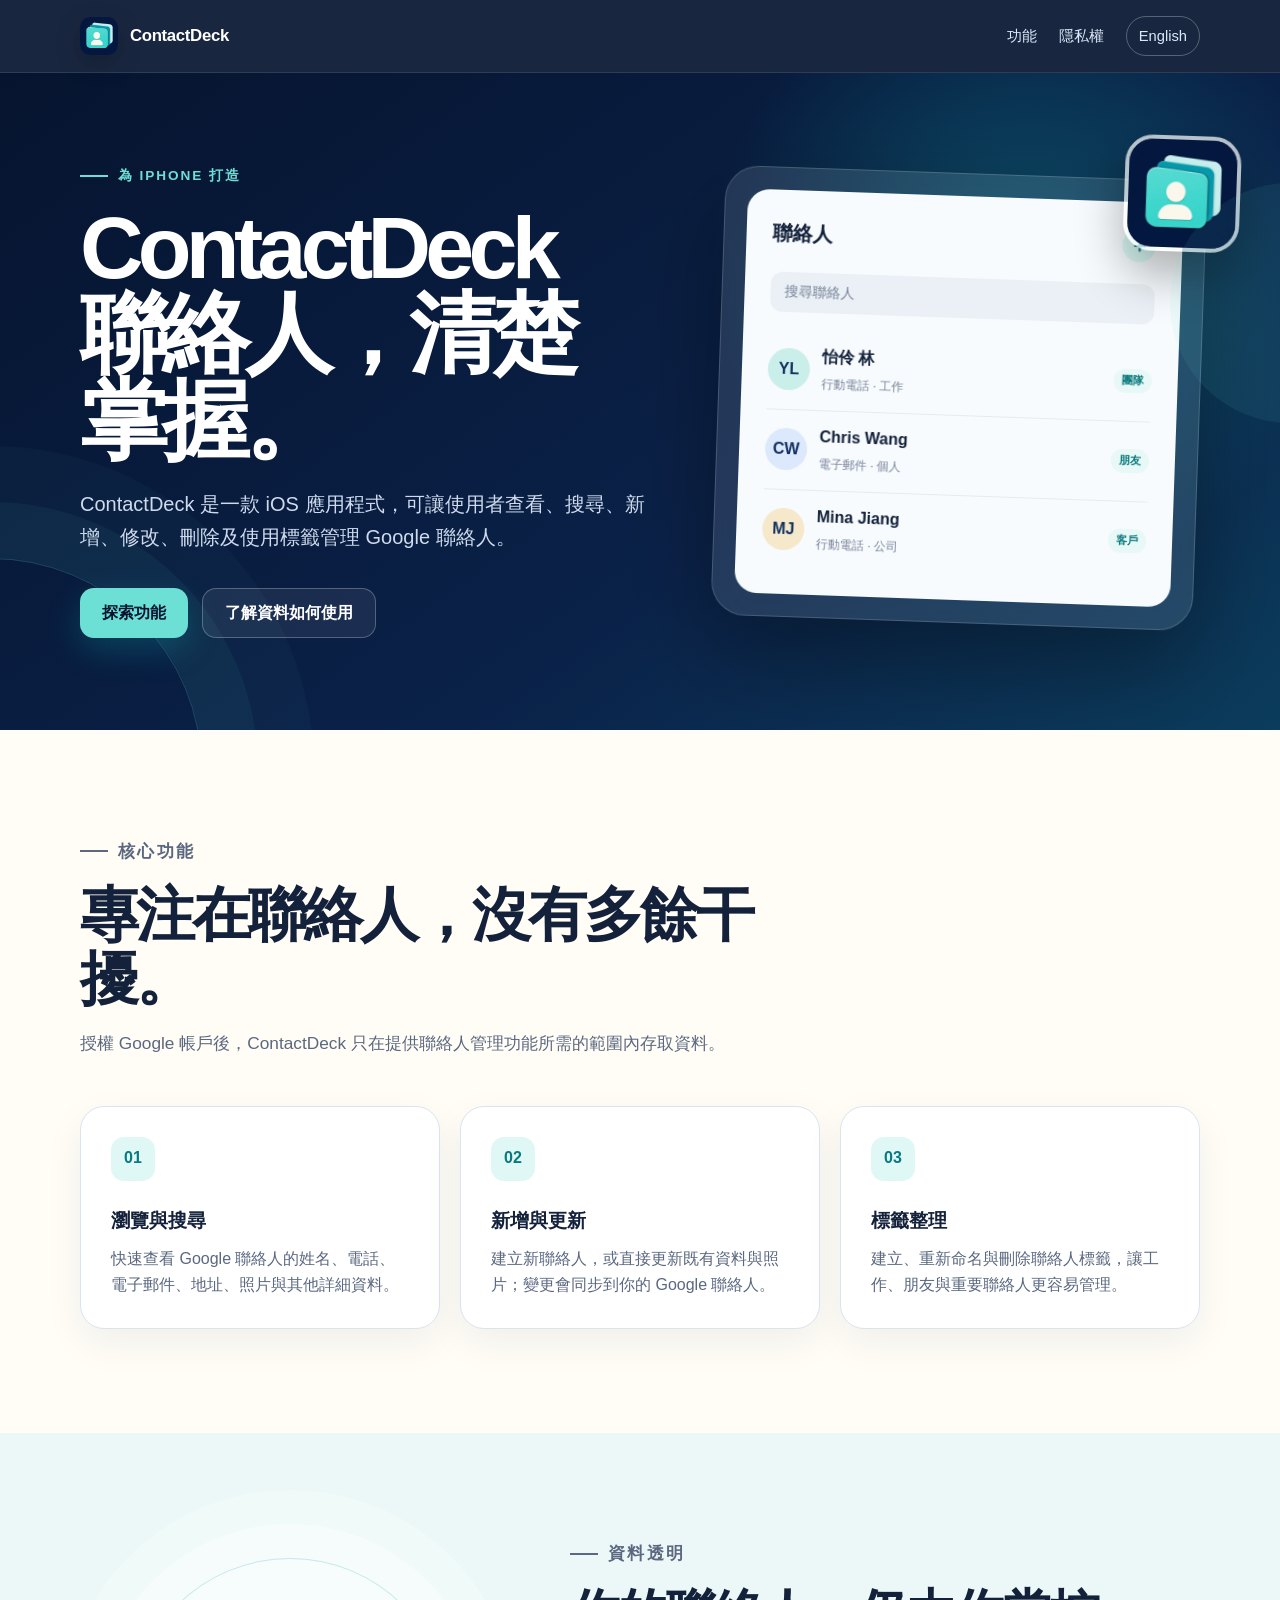
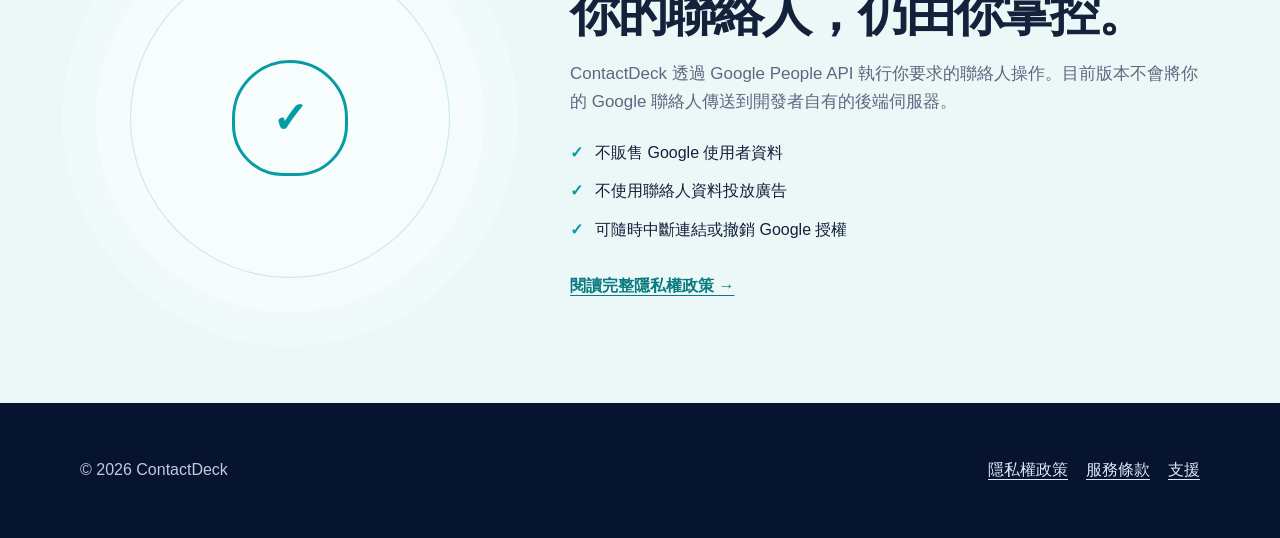
<file: docs/index.html>
<!doctype html>
<html lang="zh-Hant">
<head>
  <meta charset="utf-8">
  <meta name="viewport" content="width=device-width, initial-scale=1">
  <meta name="description" content="ContactDeck 是一款簡潔、安全的 iPhone Google 聯絡人管理工具。">
  <meta name="theme-color" content="#06142f">
  <title>ContactDeck — 聯絡人，清楚掌握</title>
  <link rel="icon" href="assets/app-icon.png">
  <link rel="stylesheet" href="assets/styles.css">
</head>
<body>
  <header class="site-header">
    <nav class="nav" aria-label="主要導覽">
      <a class="brand" href="./" aria-label="ContactDeck 首頁">
        <img src="assets/app-icon.png" alt="">
        <span>ContactDeck</span>
      </a>
      <div class="nav-links">
        <a href="#features">功能</a>
        <a href="privacy.html">隱私權</a>
        <a href="en/" class="language-link" lang="en">English</a>
      </div>
    </nav>
  </header>

  <main>
    <section class="hero">
      <div class="hero-inner">
        <div>
          <p class="eyebrow">為 iPhone 打造</p>
          <h1>ContactDeck<br>聯絡人，清楚掌握。</h1>
          <p class="hero-copy">ContactDeck 是一款 iOS 應用程式，可讓使用者查看、搜尋、新增、修改、刪除及使用標籤管理 Google 聯絡人。</p>
          <div class="button-row">
            <a class="button button-primary" href="#features">探索功能</a>
            <a class="button button-secondary" href="privacy.html">了解資料如何使用</a>
          </div>
        </div>

        <div class="product-card" aria-label="ContactDeck 聯絡人介面示意">
          <img class="app-icon" src="assets/app-icon.png" alt="ContactDeck App 圖示">
          <div class="mock-app">
            <div class="mock-top">
              <span class="mock-title">聯絡人</span>
              <span class="mock-add" aria-hidden="true">＋</span>
            </div>
            <div class="search-bar">搜尋聯絡人</div>
            <div class="contact-row">
              <span class="avatar">YL</span>
              <span><span class="contact-name">怡伶 林</span><br><span class="contact-detail">行動電話 · 工作</span></span>
              <span class="tag">團隊</span>
            </div>
            <div class="contact-row">
              <span class="avatar" style="--avatar:#dce8fc">CW</span>
              <span><span class="contact-name">Chris Wang</span><br><span class="contact-detail">電子郵件 · 個人</span></span>
              <span class="tag">朋友</span>
            </div>
            <div class="contact-row">
              <span class="avatar" style="--avatar:#f6e8cb">MJ</span>
              <span><span class="contact-name">Mina Jiang</span><br><span class="contact-detail">行動電話 · 公司</span></span>
              <span class="tag">客戶</span>
            </div>
          </div>
        </div>
      </div>
    </section>

    <section class="section" id="features">
      <div class="section-heading">
        <p class="eyebrow">核心功能</p>
        <h2>專注在聯絡人，沒有多餘干擾。</h2>
        <p>授權 Google 帳戶後，ContactDeck 只在提供聯絡人管理功能所需的範圍內存取資料。</p>
      </div>
      <div class="feature-grid">
        <article class="feature-card">
          <div class="feature-number">01</div>
          <h3>瀏覽與搜尋</h3>
          <p>快速查看 Google 聯絡人的姓名、電話、電子郵件、地址、照片與其他詳細資料。</p>
        </article>
        <article class="feature-card">
          <div class="feature-number">02</div>
          <h3>新增與更新</h3>
          <p>建立新聯絡人，或直接更新既有資料與照片；變更會同步到你的 Google 聯絡人。</p>
        </article>
        <article class="feature-card">
          <div class="feature-number">03</div>
          <h3>標籤整理</h3>
          <p>建立、重新命名與刪除聯絡人標籤，讓工作、朋友與重要聯絡人更容易管理。</p>
        </article>
      </div>
    </section>

    <section class="privacy-band">
      <div class="section privacy-panel">
        <div class="privacy-mark" aria-hidden="true"><span>✓</span></div>
        <div class="privacy-copy">
          <p class="eyebrow">資料透明</p>
          <h2>你的聯絡人，仍由你掌控。</h2>
          <p>ContactDeck 透過 Google People API 執行你要求的聯絡人操作。目前版本不會將你的 Google 聯絡人傳送到開發者自有的後端伺服器。</p>
          <ul class="privacy-list">
            <li>不販售 Google 使用者資料</li>
            <li>不使用聯絡人資料投放廣告</li>
            <li>可隨時中斷連結或撤銷 Google 授權</li>
          </ul>
          <a class="text-link" href="privacy.html">閱讀完整隱私權政策 →</a>
        </div>
      </div>
    </section>
  </main>

  <footer class="site-footer">
    <div class="footer-inner">
      <div>© 2026 ContactDeck</div>
      <div class="footer-links">
        <a href="privacy.html">隱私權政策</a>
        <a href="terms.html">服務條款</a>
        <a href="support.html">支援</a>
      </div>
    </div>
  </footer>
</body>
</html>
</file>
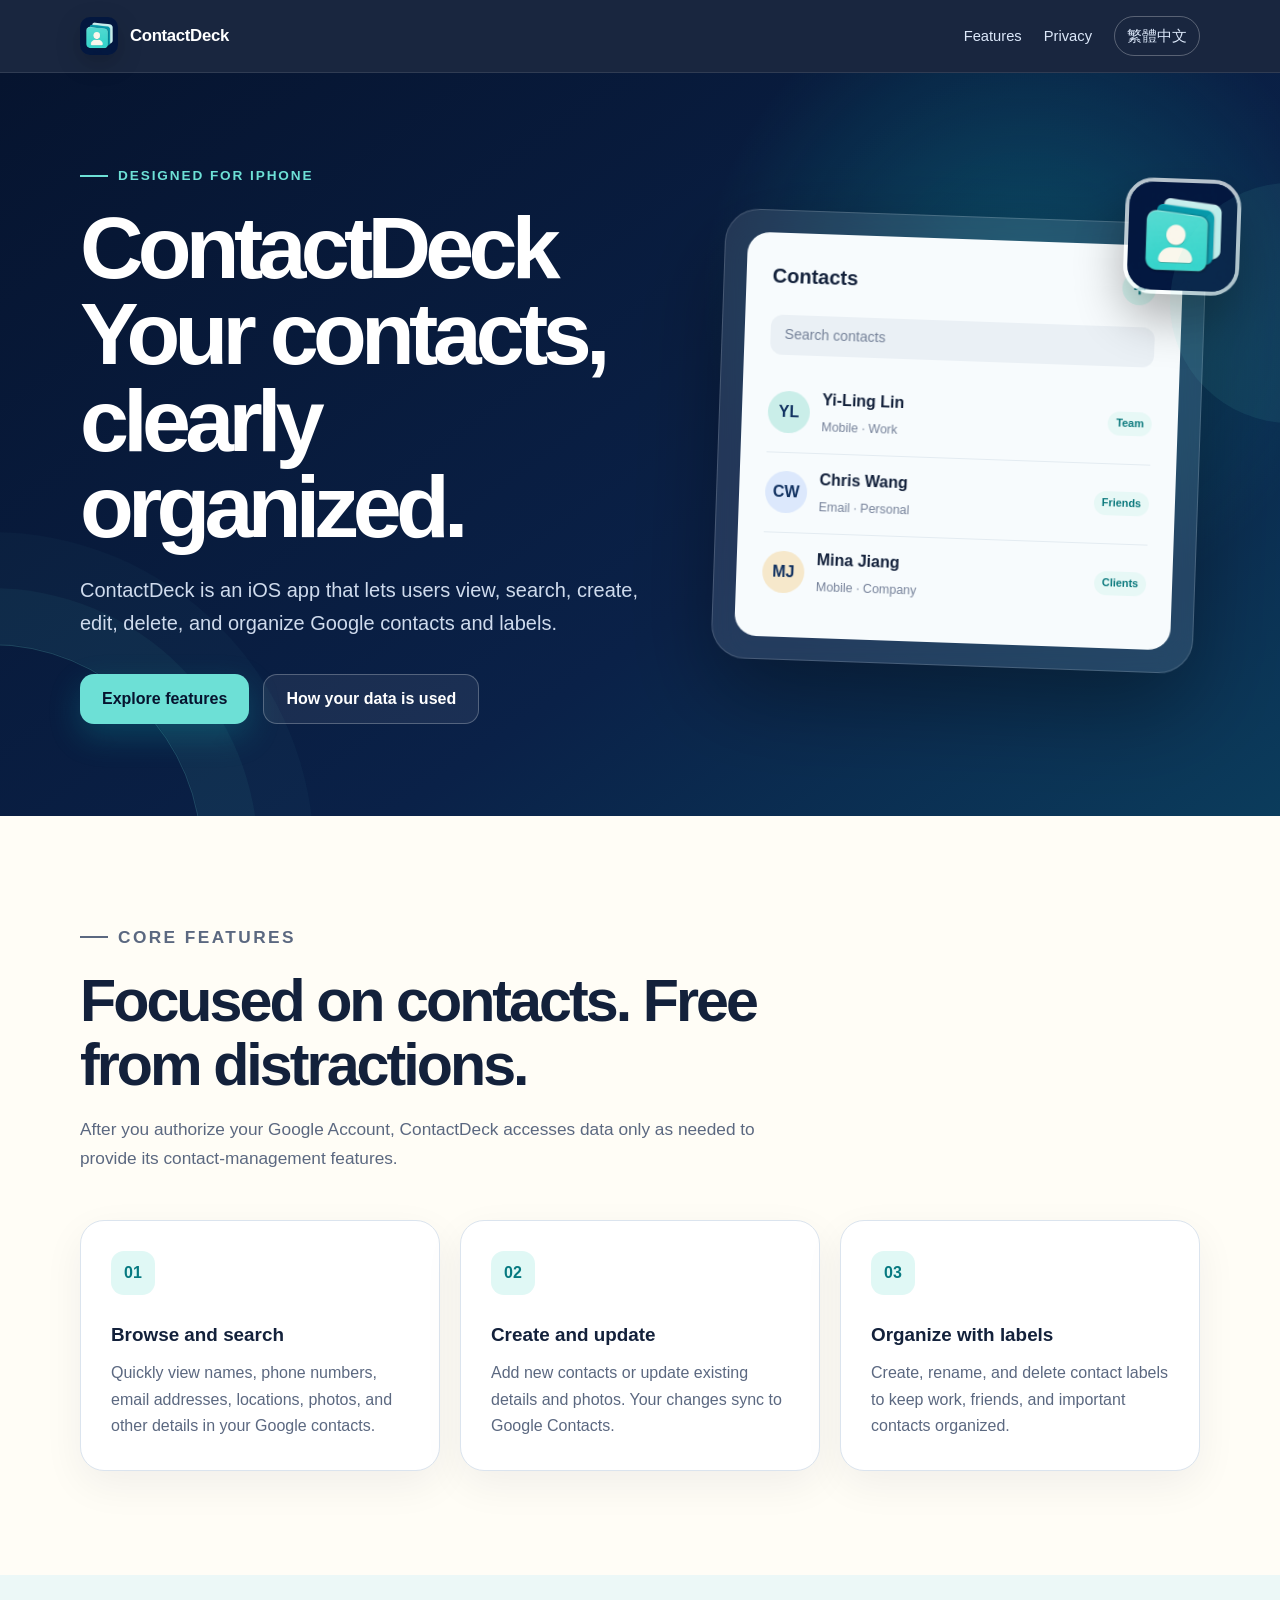
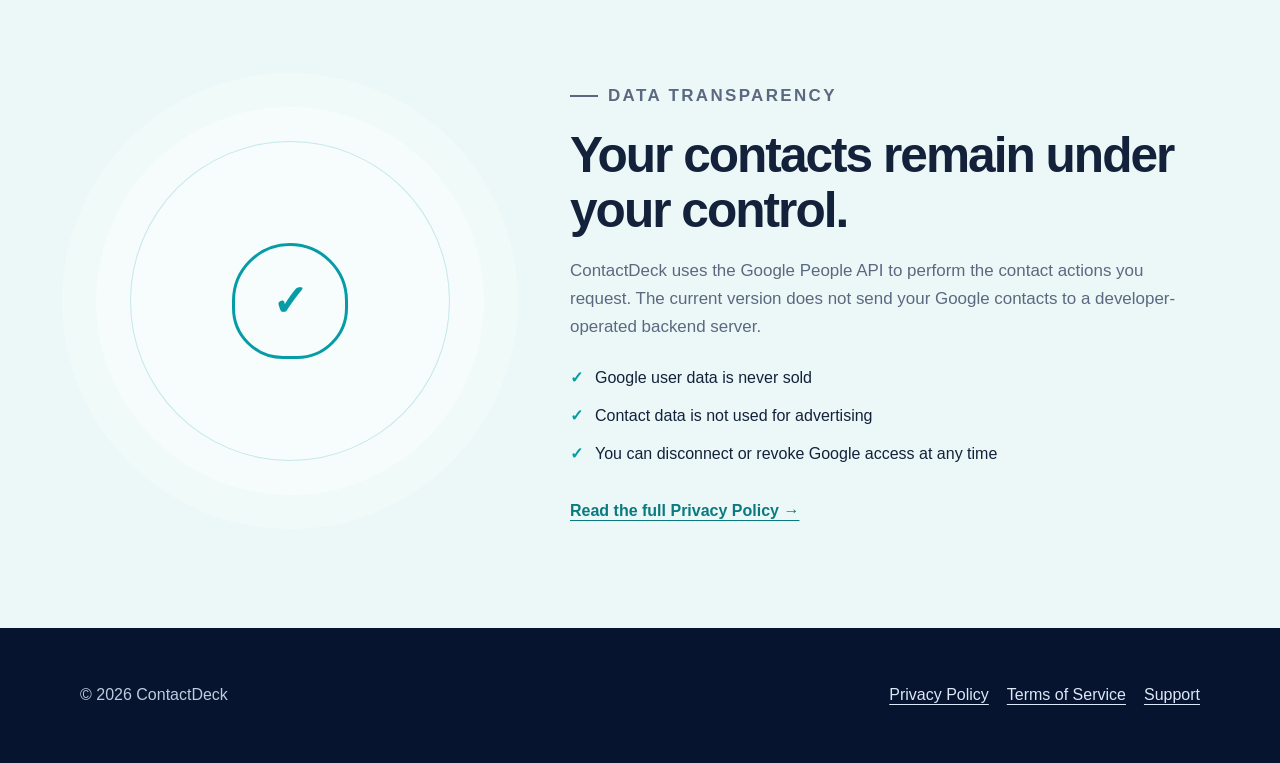
<file: docs/en/index.html>
<!doctype html>
<html lang="en">
<head>
  <meta charset="utf-8">
  <meta name="viewport" content="width=device-width, initial-scale=1">
  <meta name="description" content="ContactDeck is a focused and privacy-conscious Google contacts manager for iPhone.">
  <meta name="theme-color" content="#06142f">
  <title>ContactDeck — Your contacts, clearly organized</title>
  <link rel="icon" href="../assets/app-icon.png">
  <link rel="stylesheet" href="../assets/styles.css">
</head>
<body>
  <header class="site-header">
    <nav class="nav" aria-label="Primary navigation">
      <a class="brand" href="./"><img src="../assets/app-icon.png" alt=""><span>ContactDeck</span></a>
      <div class="nav-links"><a href="#features">Features</a><a href="privacy.html">Privacy</a><a href="../" class="language-link" lang="zh-Hant">繁體中文</a></div>
    </nav>
  </header>

  <main>
    <section class="hero">
      <div class="hero-inner">
        <div>
          <p class="eyebrow">Designed for iPhone</p>
          <h1>ContactDeck<br>Your contacts, clearly organized.</h1>
          <p class="hero-copy">ContactDeck is an iOS app that lets users view, search, create, edit, delete, and organize Google contacts and labels.</p>
          <div class="button-row"><a class="button button-primary" href="#features">Explore features</a><a class="button button-secondary" href="privacy.html">How your data is used</a></div>
        </div>

        <div class="product-card" aria-label="ContactDeck contacts interface preview">
          <img class="app-icon" src="../assets/app-icon.png" alt="ContactDeck app icon">
          <div class="mock-app">
            <div class="mock-top"><span class="mock-title">Contacts</span><span class="mock-add" aria-hidden="true">＋</span></div>
            <div class="search-bar">Search contacts</div>
            <div class="contact-row"><span class="avatar">YL</span><span><span class="contact-name">Yi-Ling Lin</span><br><span class="contact-detail">Mobile · Work</span></span><span class="tag">Team</span></div>
            <div class="contact-row"><span class="avatar" style="--avatar:#dce8fc">CW</span><span><span class="contact-name">Chris Wang</span><br><span class="contact-detail">Email · Personal</span></span><span class="tag">Friends</span></div>
            <div class="contact-row"><span class="avatar" style="--avatar:#f6e8cb">MJ</span><span><span class="contact-name">Mina Jiang</span><br><span class="contact-detail">Mobile · Company</span></span><span class="tag">Clients</span></div>
          </div>
        </div>
      </div>
    </section>

    <section class="section" id="features">
      <div class="section-heading"><p class="eyebrow">Core features</p><h2>Focused on contacts. Free from distractions.</h2><p>After you authorize your Google Account, ContactDeck accesses data only as needed to provide its contact-management features.</p></div>
      <div class="feature-grid">
        <article class="feature-card"><div class="feature-number">01</div><h3>Browse and search</h3><p>Quickly view names, phone numbers, email addresses, locations, photos, and other details in your Google contacts.</p></article>
        <article class="feature-card"><div class="feature-number">02</div><h3>Create and update</h3><p>Add new contacts or update existing details and photos. Your changes sync to Google Contacts.</p></article>
        <article class="feature-card"><div class="feature-number">03</div><h3>Organize with labels</h3><p>Create, rename, and delete contact labels to keep work, friends, and important contacts organized.</p></article>
      </div>
    </section>

    <section class="privacy-band">
      <div class="section privacy-panel">
        <div class="privacy-mark" aria-hidden="true"><span>✓</span></div>
        <div class="privacy-copy"><p class="eyebrow">Data transparency</p><h2>Your contacts remain under your control.</h2><p>ContactDeck uses the Google People API to perform the contact actions you request. The current version does not send your Google contacts to a developer-operated backend server.</p><ul class="privacy-list"><li>Google user data is never sold</li><li>Contact data is not used for advertising</li><li>You can disconnect or revoke Google access at any time</li></ul><a class="text-link" href="privacy.html">Read the full Privacy Policy →</a></div>
      </div>
    </section>
  </main>

  <footer class="site-footer"><div class="footer-inner"><div>© 2026 ContactDeck</div><div class="footer-links"><a href="privacy.html">Privacy Policy</a><a href="terms.html">Terms of Service</a><a href="support.html">Support</a></div></div></footer>
</body>
</html>
</file>
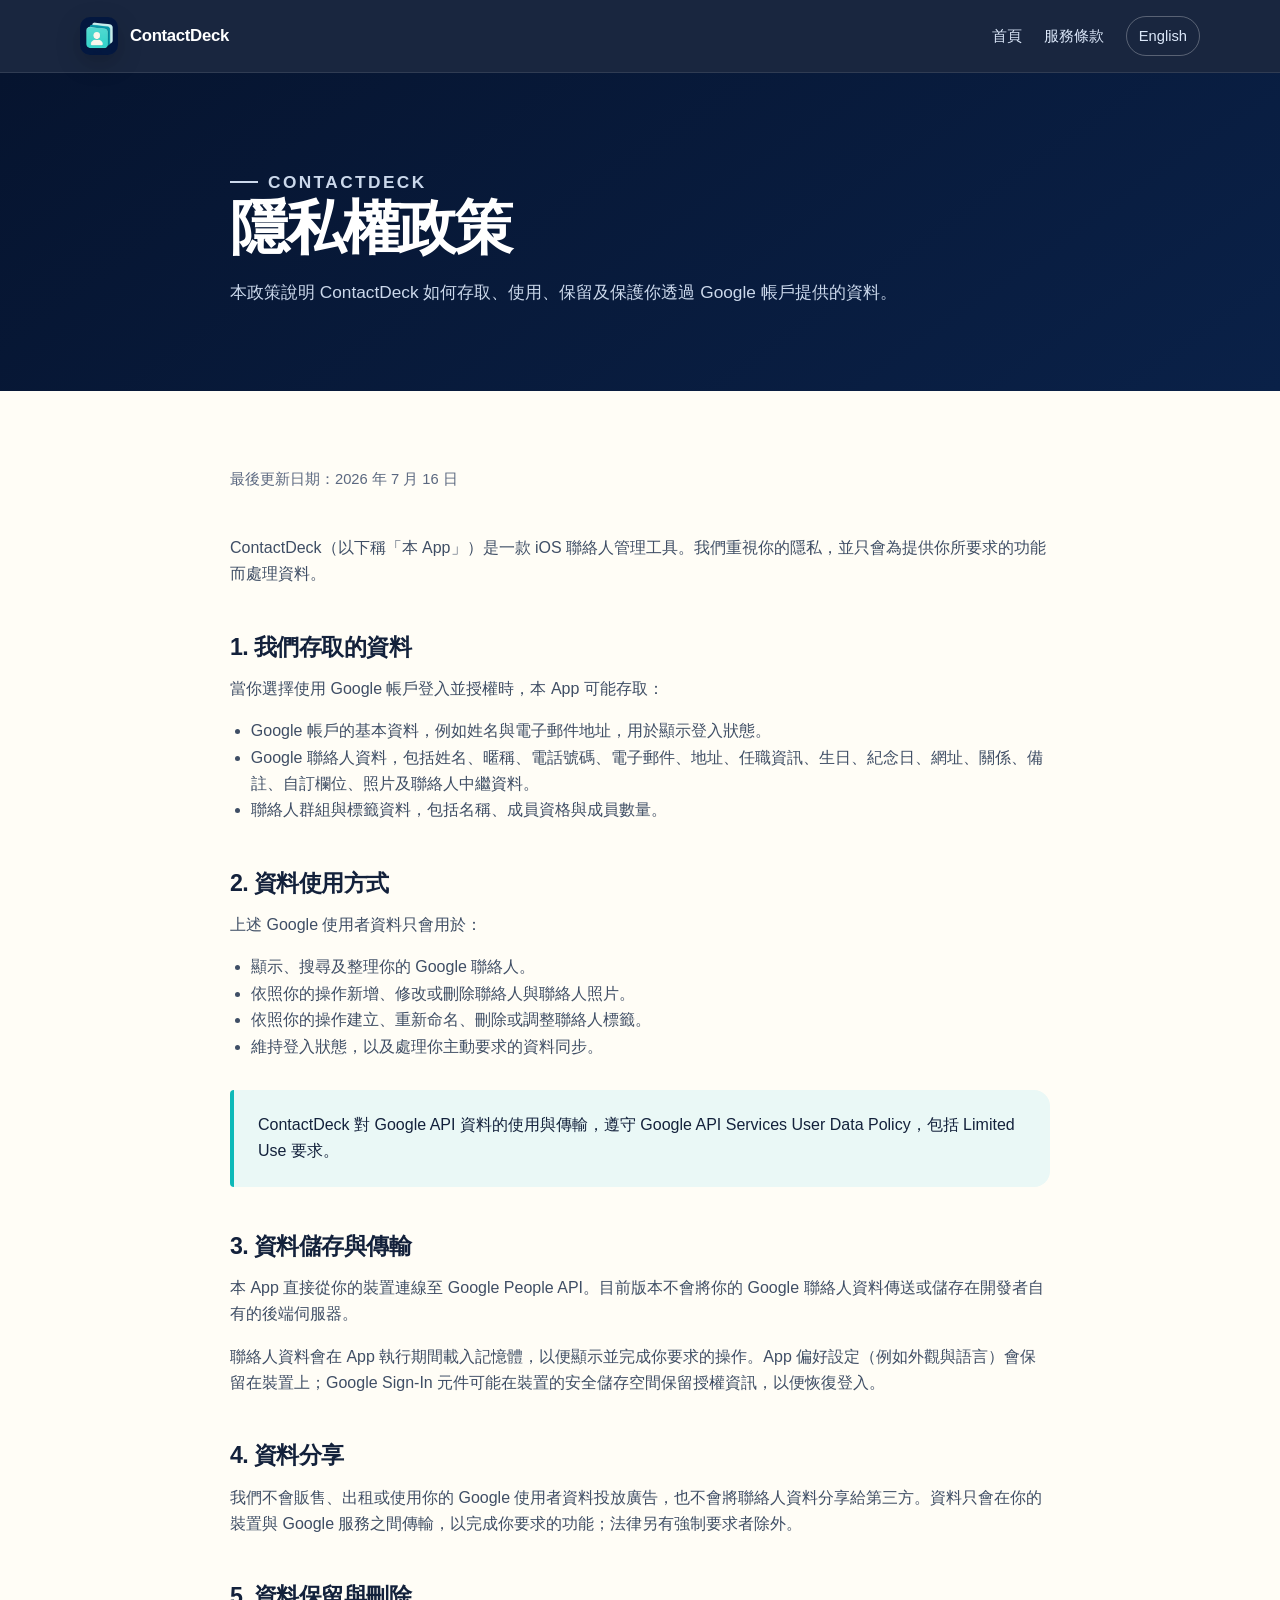
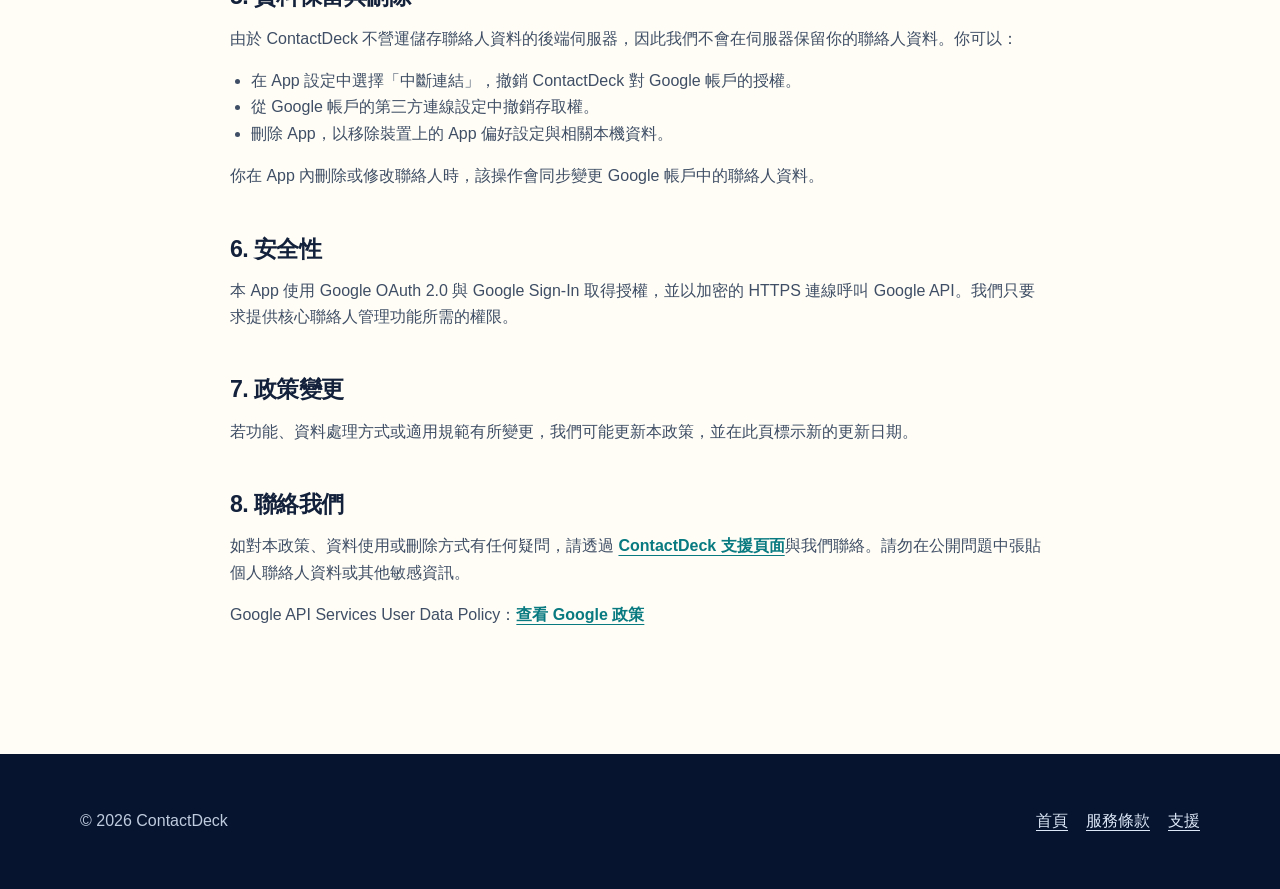
<file: docs/privacy.html>
<!doctype html>
<html lang="zh-Hant">
<head>
  <meta charset="utf-8">
  <meta name="viewport" content="width=device-width, initial-scale=1">
  <meta name="description" content="ContactDeck 隱私權政策：了解 ContactDeck 如何存取及使用 Google 聯絡人資料。">
  <meta name="theme-color" content="#06142f">
  <title>隱私權政策 — ContactDeck</title>
  <link rel="icon" href="assets/app-icon.png">
  <link rel="stylesheet" href="assets/styles.css">
</head>
<body>
  <header class="site-header">
    <nav class="nav" aria-label="主要導覽">
      <a class="brand" href="./"><img src="assets/app-icon.png" alt=""><span>ContactDeck</span></a>
      <div class="nav-links">
        <a href="./">首頁</a>
        <a href="terms.html">服務條款</a>
        <a href="en/privacy.html" class="language-link" lang="en">English</a>
      </div>
    </nav>
  </header>

  <main>
    <section class="privacy-hero">
      <div class="privacy-hero-inner">
        <p class="eyebrow">ContactDeck</p>
        <h1>隱私權政策</h1>
        <p>本政策說明 ContactDeck 如何存取、使用、保留及保護你透過 Google 帳戶提供的資料。</p>
      </div>
    </section>

    <article class="legal">
      <p class="updated">最後更新日期：2026 年 7 月 16 日</p>

      <p>ContactDeck（以下稱「本 App」）是一款 iOS 聯絡人管理工具。我們重視你的隱私，並只會為提供你所要求的功能而處理資料。</p>

      <h2>1. 我們存取的資料</h2>
      <p>當你選擇使用 Google 帳戶登入並授權時，本 App 可能存取：</p>
      <ul>
        <li>Google 帳戶的基本資料，例如姓名與電子郵件地址，用於顯示登入狀態。</li>
        <li>Google 聯絡人資料，包括姓名、暱稱、電話號碼、電子郵件、地址、任職資訊、生日、紀念日、網址、關係、備註、自訂欄位、照片及聯絡人中繼資料。</li>
        <li>聯絡人群組與標籤資料，包括名稱、成員資格與成員數量。</li>
      </ul>

      <h2>2. 資料使用方式</h2>
      <p>上述 Google 使用者資料只會用於：</p>
      <ul>
        <li>顯示、搜尋及整理你的 Google 聯絡人。</li>
        <li>依照你的操作新增、修改或刪除聯絡人與聯絡人照片。</li>
        <li>依照你的操作建立、重新命名、刪除或調整聯絡人標籤。</li>
        <li>維持登入狀態，以及處理你主動要求的資料同步。</li>
      </ul>
      <div class="notice">ContactDeck 對 Google API 資料的使用與傳輸，遵守 Google API Services User Data Policy，包括 Limited Use 要求。</div>

      <h2>3. 資料儲存與傳輸</h2>
      <p>本 App 直接從你的裝置連線至 Google People API。目前版本不會將你的 Google 聯絡人資料傳送或儲存在開發者自有的後端伺服器。</p>
      <p>聯絡人資料會在 App 執行期間載入記憶體，以便顯示並完成你要求的操作。App 偏好設定（例如外觀與語言）會保留在裝置上；Google Sign-In 元件可能在裝置的安全儲存空間保留授權資訊，以便恢復登入。</p>

      <h2>4. 資料分享</h2>
      <p>我們不會販售、出租或使用你的 Google 使用者資料投放廣告，也不會將聯絡人資料分享給第三方。資料只會在你的裝置與 Google 服務之間傳輸，以完成你要求的功能；法律另有強制要求者除外。</p>

      <h2>5. 資料保留與刪除</h2>
      <p>由於 ContactDeck 不營運儲存聯絡人資料的後端伺服器，因此我們不會在伺服器保留你的聯絡人資料。你可以：</p>
      <ul>
        <li>在 App 設定中選擇「中斷連結」，撤銷 ContactDeck 對 Google 帳戶的授權。</li>
        <li>從 Google 帳戶的第三方連線設定中撤銷存取權。</li>
        <li>刪除 App，以移除裝置上的 App 偏好設定與相關本機資料。</li>
      </ul>
      <p>你在 App 內刪除或修改聯絡人時，該操作會同步變更 Google 帳戶中的聯絡人資料。</p>

      <h2>6. 安全性</h2>
      <p>本 App 使用 Google OAuth 2.0 與 Google Sign-In 取得授權，並以加密的 HTTPS 連線呼叫 Google API。我們只要求提供核心聯絡人管理功能所需的權限。</p>

      <h2>7. 政策變更</h2>
      <p>若功能、資料處理方式或適用規範有所變更，我們可能更新本政策，並在此頁標示新的更新日期。</p>

      <h2>8. 聯絡我們</h2>
      <p>如對本政策、資料使用或刪除方式有任何疑問，請透過 <a class="text-link" href="support.html">ContactDeck 支援頁面</a>與我們聯絡。請勿在公開問題中張貼個人聯絡人資料或其他敏感資訊。</p>

      <p>Google API Services User Data Policy：<a class="text-link" href="https://developers.google.com/terms/api-services-user-data-policy">查看 Google 政策</a></p>
    </article>
  </main>

  <footer class="site-footer">
    <div class="footer-inner">
      <div>© 2026 ContactDeck</div>
      <div class="footer-links"><a href="./">首頁</a><a href="terms.html">服務條款</a><a href="support.html">支援</a></div>
    </div>
  </footer>
</body>
</html>
</file>
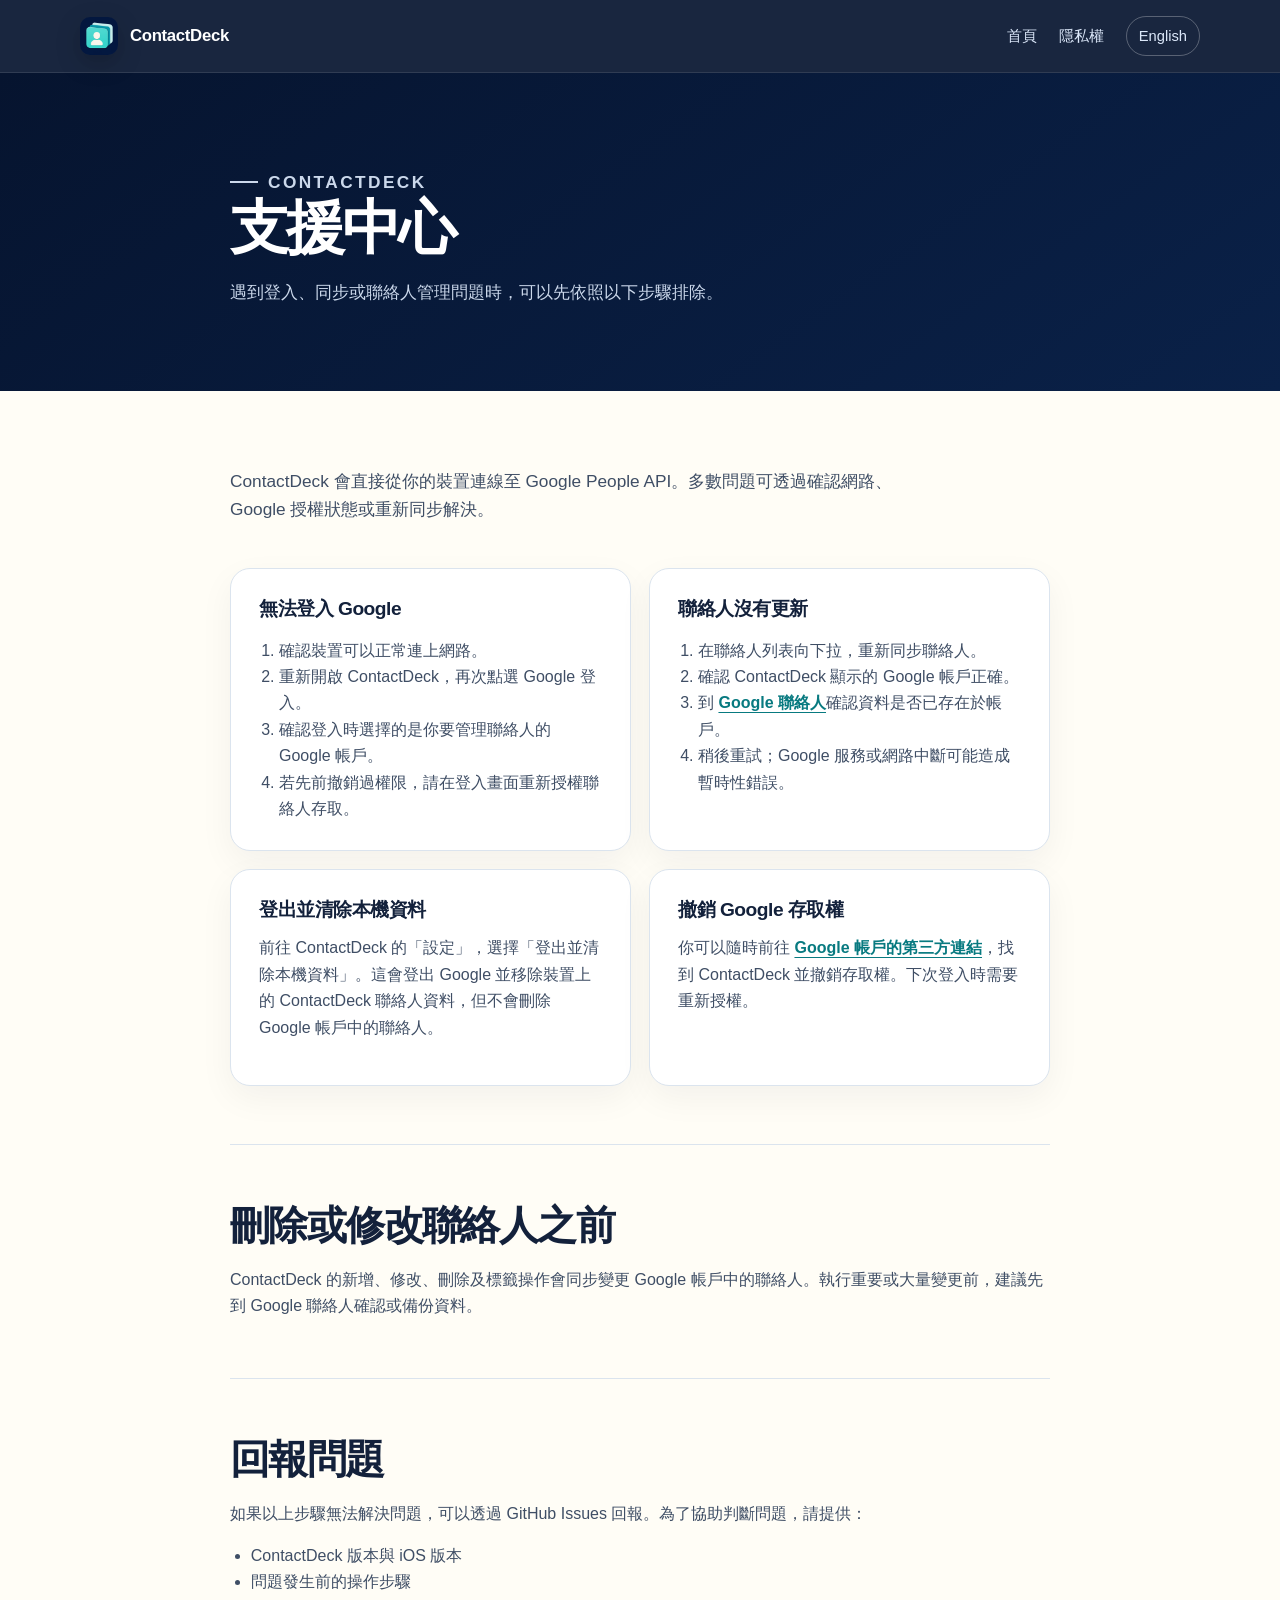
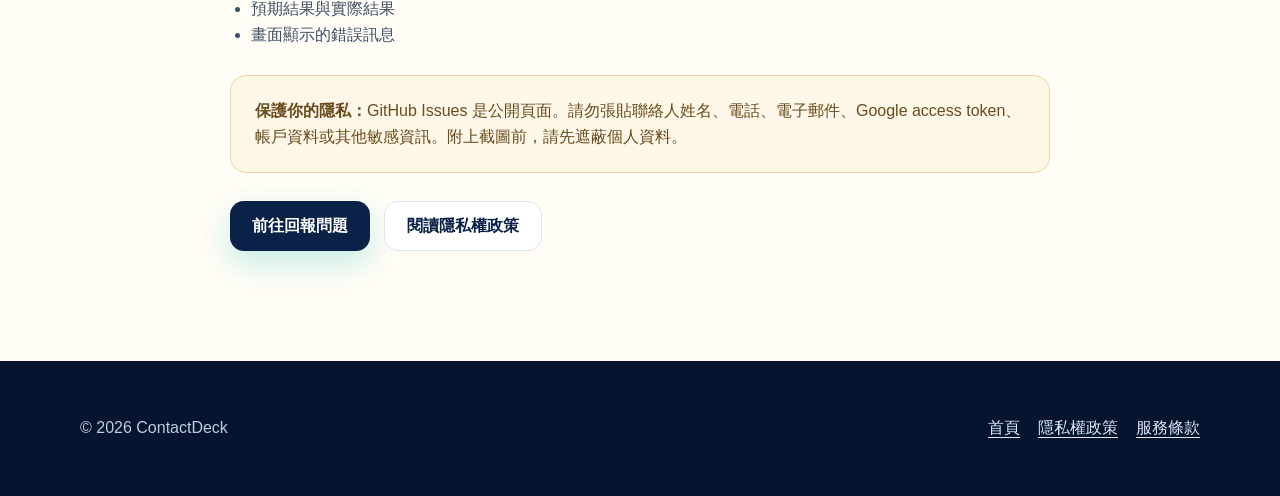
<file: docs/support.html>
<!doctype html>
<html lang="zh-Hant">
<head>
  <meta charset="utf-8">
  <meta name="viewport" content="width=device-width, initial-scale=1">
  <meta name="description" content="ContactDeck 支援中心：登入、同步、帳戶連結與問題回報說明。">
  <meta name="theme-color" content="#06142f">
  <title>支援中心 — ContactDeck</title>
  <link rel="icon" href="assets/app-icon.png">
  <link rel="stylesheet" href="assets/styles.css">
</head>
<body>
  <header class="site-header">
    <nav class="nav" aria-label="主要導覽">
      <a class="brand" href="./"><img src="assets/app-icon.png" alt=""><span>ContactDeck</span></a>
      <div class="nav-links">
        <a href="./">首頁</a>
        <a href="privacy.html">隱私權</a>
        <a href="en/support.html" class="language-link" lang="en">English</a>
      </div>
    </nav>
  </header>

  <main>
    <section class="privacy-hero">
      <div class="privacy-hero-inner">
        <p class="eyebrow">ContactDeck</p>
        <h1>支援中心</h1>
        <p>遇到登入、同步或聯絡人管理問題時，可以先依照以下步驟排除。</p>
      </div>
    </section>

    <article class="legal">
      <p class="support-intro">ContactDeck 會直接從你的裝置連線至 Google People API。多數問題可透過確認網路、Google 授權狀態或重新同步解決。</p>

      <div class="support-grid">
        <section class="support-card">
          <h2>無法登入 Google</h2>
          <ol>
            <li>確認裝置可以正常連上網路。</li>
            <li>重新開啟 ContactDeck，再次點選 Google 登入。</li>
            <li>確認登入時選擇的是你要管理聯絡人的 Google 帳戶。</li>
            <li>若先前撤銷過權限，請在登入畫面重新授權聯絡人存取。</li>
          </ol>
        </section>

        <section class="support-card">
          <h2>聯絡人沒有更新</h2>
          <ol>
            <li>在聯絡人列表向下拉，重新同步聯絡人。</li>
            <li>確認 ContactDeck 顯示的 Google 帳戶正確。</li>
            <li>到 <a href="https://contacts.google.com/">Google 聯絡人</a>確認資料是否已存在於帳戶。</li>
            <li>稍後重試；Google 服務或網路中斷可能造成暫時性錯誤。</li>
          </ol>
        </section>

        <section class="support-card">
          <h2>登出並清除本機資料</h2>
          <p>前往 ContactDeck 的「設定」，選擇「登出並清除本機資料」。這會登出 Google 並移除裝置上的 ContactDeck 聯絡人資料，但不會刪除 Google 帳戶中的聯絡人。</p>
        </section>

        <section class="support-card">
          <h2>撤銷 Google 存取權</h2>
          <p>你可以隨時前往 <a href="https://myaccount.google.com/connections">Google 帳戶的第三方連結</a>，找到 ContactDeck 並撤銷存取權。下次登入時需要重新授權。</p>
        </section>
      </div>

      <section class="support-section">
        <h2>刪除或修改聯絡人之前</h2>
        <p>ContactDeck 的新增、修改、刪除及標籤操作會同步變更 Google 帳戶中的聯絡人。執行重要或大量變更前，建議先到 Google 聯絡人確認或備份資料。</p>
      </section>

      <section class="support-section">
        <h2>回報問題</h2>
        <p>如果以上步驟無法解決問題，可以透過 GitHub Issues 回報。為了協助判斷問題，請提供：</p>
        <ul>
          <li>ContactDeck 版本與 iOS 版本</li>
          <li>問題發生前的操作步驟</li>
          <li>預期結果與實際結果</li>
          <li>畫面顯示的錯誤訊息</li>
        </ul>
        <div class="safety-notice"><strong>保護你的隱私：</strong>GitHub Issues 是公開頁面。請勿張貼聯絡人姓名、電話、電子郵件、Google access token、帳戶資料或其他敏感資訊。附上截圖前，請先遮蔽個人資料。</div>
        <div class="support-actions">
          <a class="button button-primary" href="https://github.com/jesse-chan/gcontacts/issues/new/choose">前往回報問題</a>
          <a class="button button-secondary" href="privacy.html">閱讀隱私權政策</a>
        </div>
      </section>
    </article>
  </main>

  <footer class="site-footer">
    <div class="footer-inner">
      <div>© 2026 ContactDeck</div>
      <div class="footer-links"><a href="./">首頁</a><a href="privacy.html">隱私權政策</a><a href="terms.html">服務條款</a></div>
    </div>
  </footer>
</body>
</html>
</file>
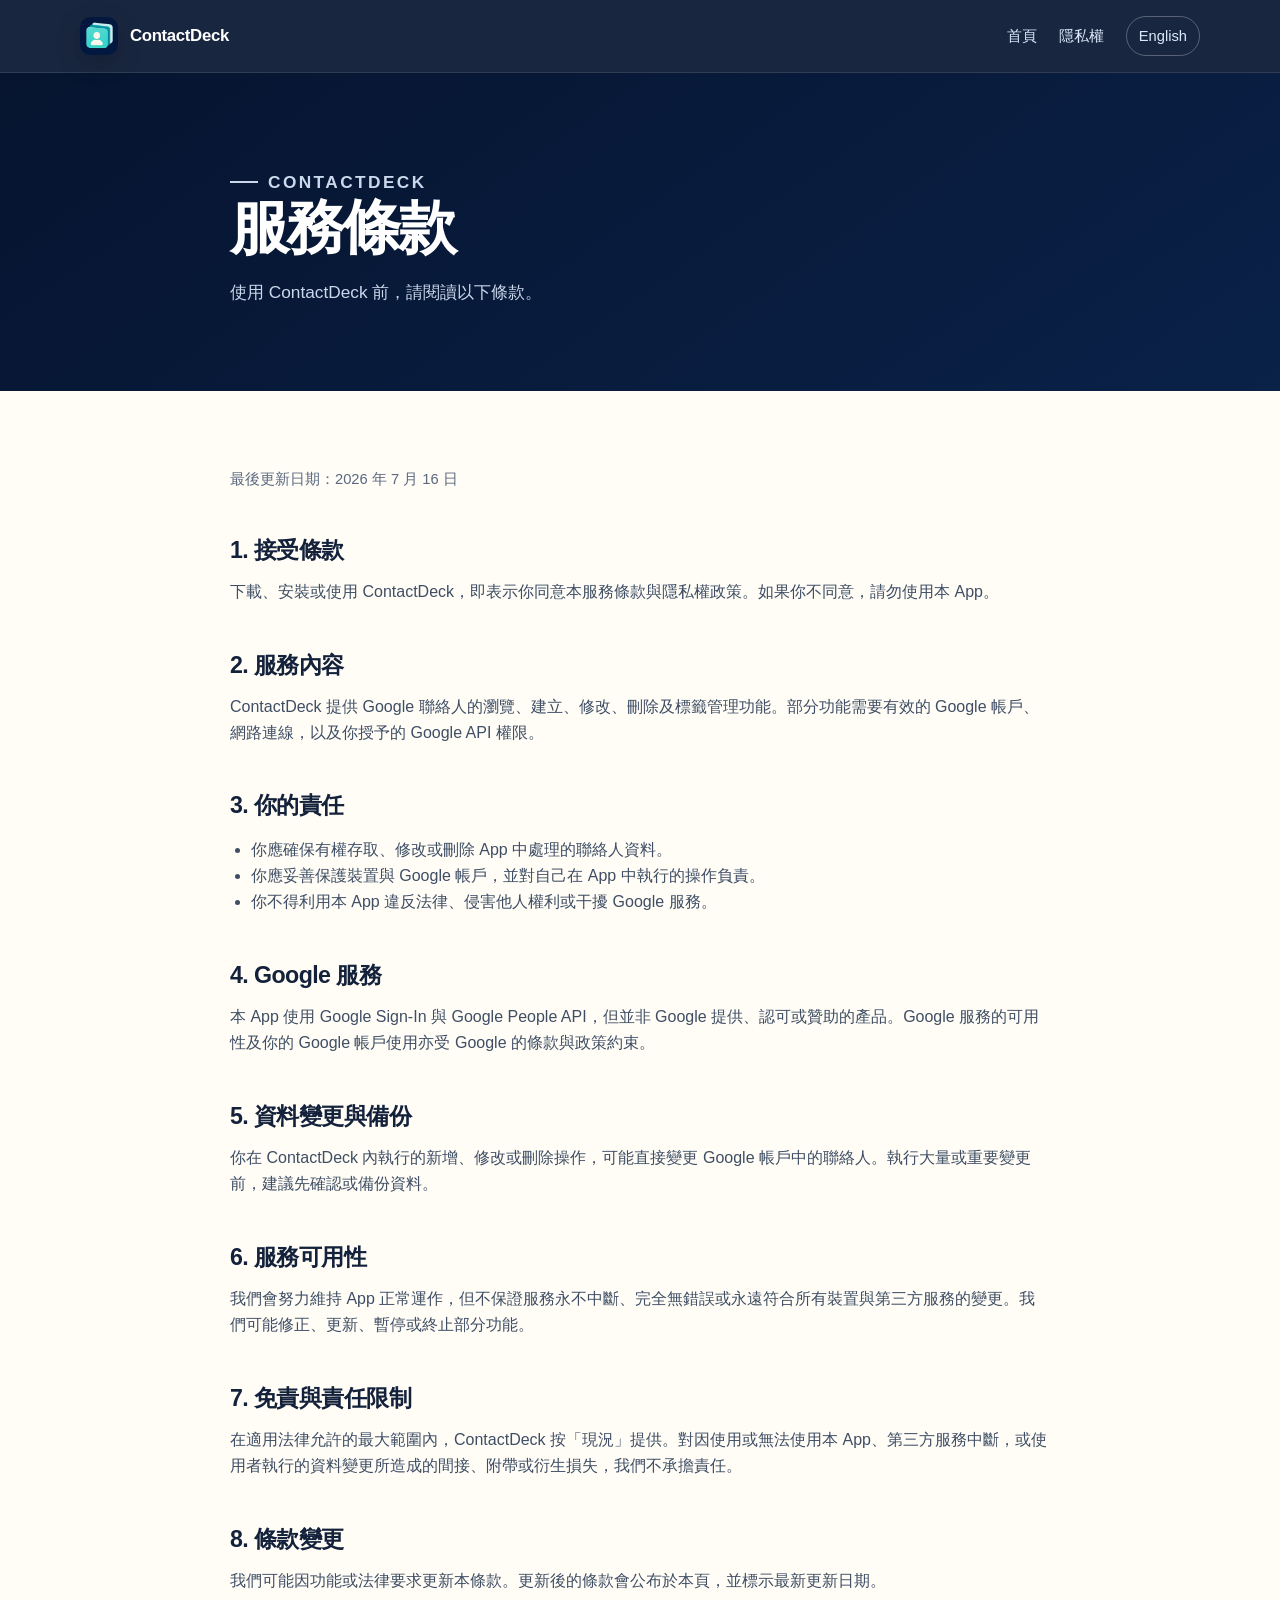
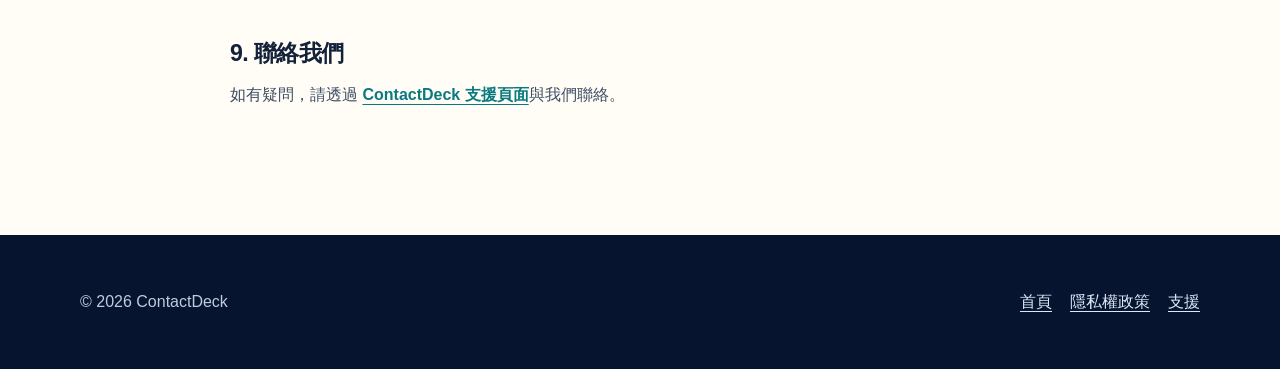
<file: docs/terms.html>
<!doctype html>
<html lang="zh-Hant">
<head>
  <meta charset="utf-8">
  <meta name="viewport" content="width=device-width, initial-scale=1">
  <meta name="description" content="ContactDeck 服務條款。">
  <meta name="theme-color" content="#06142f">
  <title>服務條款 — ContactDeck</title>
  <link rel="icon" href="assets/app-icon.png">
  <link rel="stylesheet" href="assets/styles.css">
</head>
<body>
  <header class="site-header">
    <nav class="nav" aria-label="主要導覽">
      <a class="brand" href="./"><img src="assets/app-icon.png" alt=""><span>ContactDeck</span></a>
      <div class="nav-links">
        <a href="./">首頁</a>
        <a href="privacy.html">隱私權</a>
        <a href="en/terms.html" class="language-link" lang="en">English</a>
      </div>
    </nav>
  </header>

  <main>
    <section class="privacy-hero">
      <div class="privacy-hero-inner">
        <p class="eyebrow">ContactDeck</p>
        <h1>服務條款</h1>
        <p>使用 ContactDeck 前，請閱讀以下條款。</p>
      </div>
    </section>

    <article class="legal">
      <p class="updated">最後更新日期：2026 年 7 月 16 日</p>

      <h2>1. 接受條款</h2>
      <p>下載、安裝或使用 ContactDeck，即表示你同意本服務條款與隱私權政策。如果你不同意，請勿使用本 App。</p>

      <h2>2. 服務內容</h2>
      <p>ContactDeck 提供 Google 聯絡人的瀏覽、建立、修改、刪除及標籤管理功能。部分功能需要有效的 Google 帳戶、網路連線，以及你授予的 Google API 權限。</p>

      <h2>3. 你的責任</h2>
      <ul>
        <li>你應確保有權存取、修改或刪除 App 中處理的聯絡人資料。</li>
        <li>你應妥善保護裝置與 Google 帳戶，並對自己在 App 中執行的操作負責。</li>
        <li>你不得利用本 App 違反法律、侵害他人權利或干擾 Google 服務。</li>
      </ul>

      <h2>4. Google 服務</h2>
      <p>本 App 使用 Google Sign-In 與 Google People API，但並非 Google 提供、認可或贊助的產品。Google 服務的可用性及你的 Google 帳戶使用亦受 Google 的條款與政策約束。</p>

      <h2>5. 資料變更與備份</h2>
      <p>你在 ContactDeck 內執行的新增、修改或刪除操作，可能直接變更 Google 帳戶中的聯絡人。執行大量或重要變更前，建議先確認或備份資料。</p>

      <h2>6. 服務可用性</h2>
      <p>我們會努力維持 App 正常運作，但不保證服務永不中斷、完全無錯誤或永遠符合所有裝置與第三方服務的變更。我們可能修正、更新、暫停或終止部分功能。</p>

      <h2>7. 免責與責任限制</h2>
      <p>在適用法律允許的最大範圍內，ContactDeck 按「現況」提供。對因使用或無法使用本 App、第三方服務中斷，或使用者執行的資料變更所造成的間接、附帶或衍生損失，我們不承擔責任。</p>

      <h2>8. 條款變更</h2>
      <p>我們可能因功能或法律要求更新本條款。更新後的條款會公布於本頁，並標示最新更新日期。</p>

      <h2>9. 聯絡我們</h2>
      <p>如有疑問，請透過 <a class="text-link" href="support.html">ContactDeck 支援頁面</a>與我們聯絡。</p>
    </article>
  </main>

  <footer class="site-footer">
    <div class="footer-inner">
      <div>© 2026 ContactDeck</div>
      <div class="footer-links"><a href="./">首頁</a><a href="privacy.html">隱私權政策</a><a href="support.html">支援</a></div>
    </div>
  </footer>
</body>
</html>
</file>
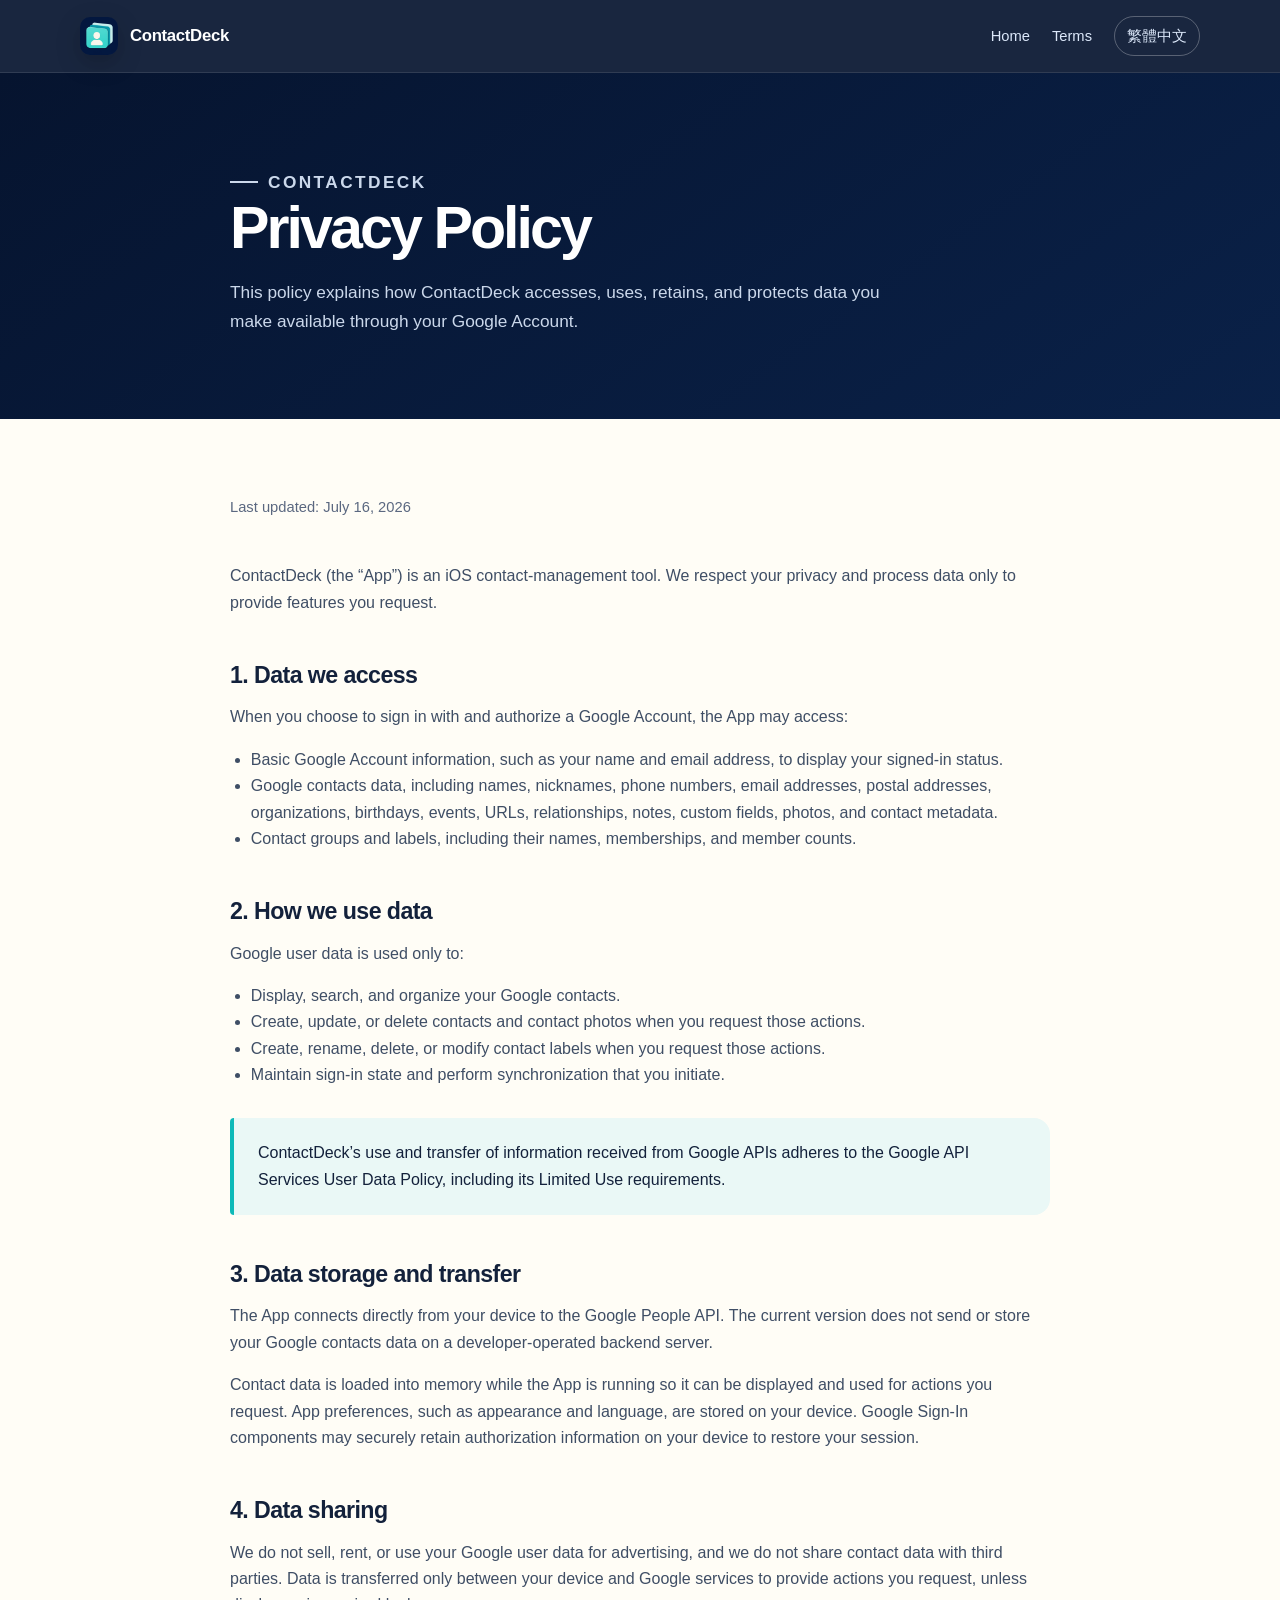
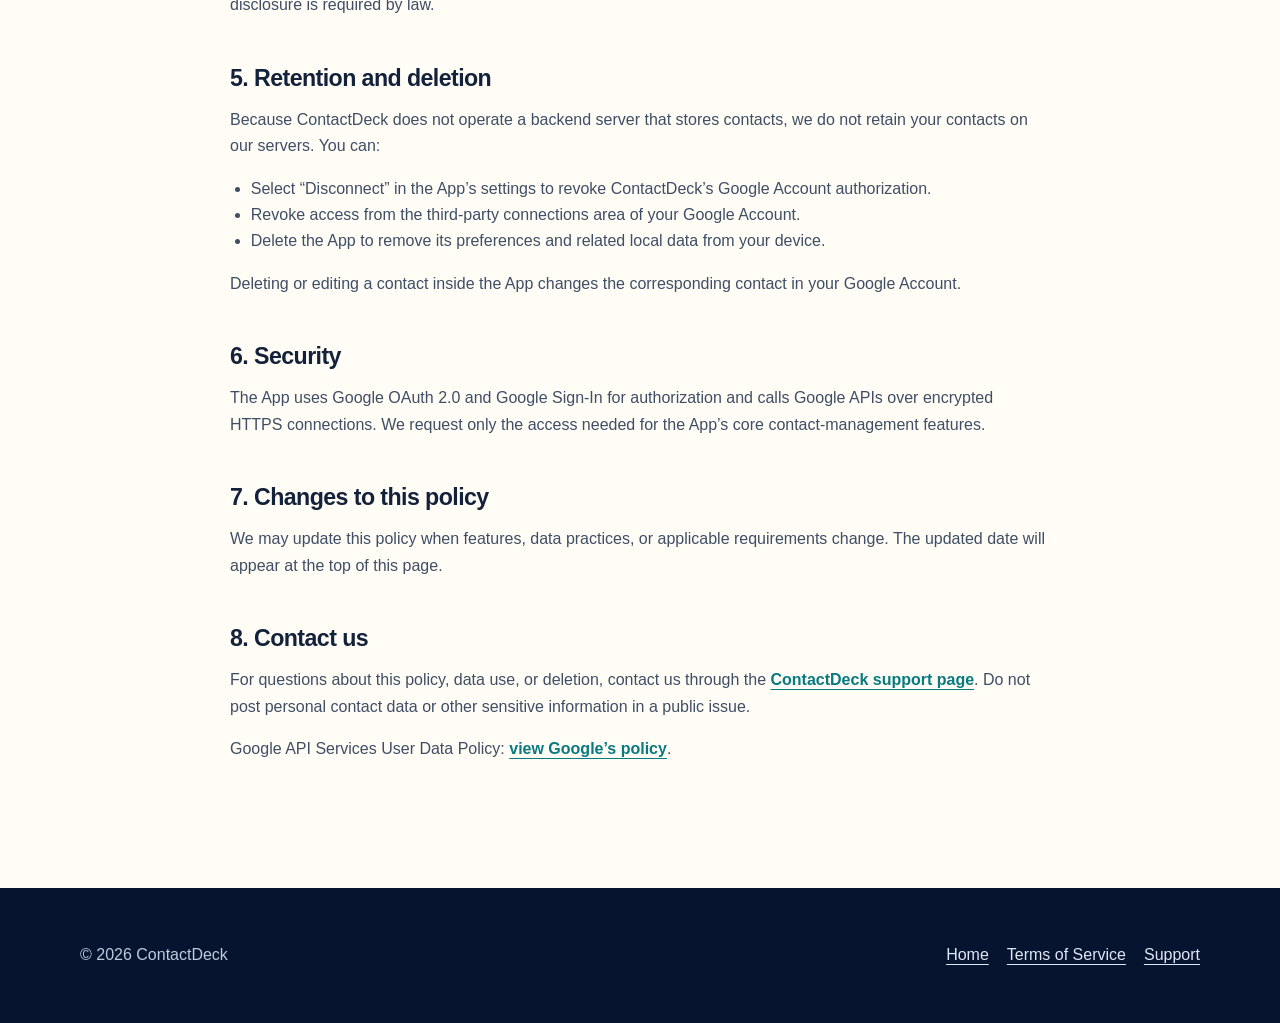
<file: docs/en/privacy.html>
<!doctype html>
<html lang="en">
<head>
  <meta charset="utf-8">
  <meta name="viewport" content="width=device-width, initial-scale=1">
  <meta name="description" content="ContactDeck Privacy Policy: learn how ContactDeck accesses and uses Google contacts data.">
  <meta name="theme-color" content="#06142f">
  <title>Privacy Policy — ContactDeck</title>
  <link rel="icon" href="../assets/app-icon.png">
  <link rel="stylesheet" href="../assets/styles.css">
</head>
<body>
  <header class="site-header"><nav class="nav" aria-label="Primary navigation"><a class="brand" href="./"><img src="../assets/app-icon.png" alt=""><span>ContactDeck</span></a><div class="nav-links"><a href="./">Home</a><a href="terms.html">Terms</a><a href="../privacy.html" class="language-link" lang="zh-Hant">繁體中文</a></div></nav></header>
  <main>
    <section class="privacy-hero"><div class="privacy-hero-inner"><p class="eyebrow">ContactDeck</p><h1>Privacy Policy</h1><p>This policy explains how ContactDeck accesses, uses, retains, and protects data you make available through your Google Account.</p></div></section>
    <article class="legal">
      <p class="updated">Last updated: July 16, 2026</p>
      <p>ContactDeck (the “App”) is an iOS contact-management tool. We respect your privacy and process data only to provide features you request.</p>

      <h2>1. Data we access</h2>
      <p>When you choose to sign in with and authorize a Google Account, the App may access:</p>
      <ul><li>Basic Google Account information, such as your name and email address, to display your signed-in status.</li><li>Google contacts data, including names, nicknames, phone numbers, email addresses, postal addresses, organizations, birthdays, events, URLs, relationships, notes, custom fields, photos, and contact metadata.</li><li>Contact groups and labels, including their names, memberships, and member counts.</li></ul>

      <h2>2. How we use data</h2>
      <p>Google user data is used only to:</p>
      <ul><li>Display, search, and organize your Google contacts.</li><li>Create, update, or delete contacts and contact photos when you request those actions.</li><li>Create, rename, delete, or modify contact labels when you request those actions.</li><li>Maintain sign-in state and perform synchronization that you initiate.</li></ul>
      <div class="notice">ContactDeck’s use and transfer of information received from Google APIs adheres to the Google API Services User Data Policy, including its Limited Use requirements.</div>

      <h2>3. Data storage and transfer</h2>
      <p>The App connects directly from your device to the Google People API. The current version does not send or store your Google contacts data on a developer-operated backend server.</p>
      <p>Contact data is loaded into memory while the App is running so it can be displayed and used for actions you request. App preferences, such as appearance and language, are stored on your device. Google Sign-In components may securely retain authorization information on your device to restore your session.</p>

      <h2>4. Data sharing</h2>
      <p>We do not sell, rent, or use your Google user data for advertising, and we do not share contact data with third parties. Data is transferred only between your device and Google services to provide actions you request, unless disclosure is required by law.</p>

      <h2>5. Retention and deletion</h2>
      <p>Because ContactDeck does not operate a backend server that stores contacts, we do not retain your contacts on our servers. You can:</p>
      <ul><li>Select “Disconnect” in the App’s settings to revoke ContactDeck’s Google Account authorization.</li><li>Revoke access from the third-party connections area of your Google Account.</li><li>Delete the App to remove its preferences and related local data from your device.</li></ul>
      <p>Deleting or editing a contact inside the App changes the corresponding contact in your Google Account.</p>

      <h2>6. Security</h2>
      <p>The App uses Google OAuth 2.0 and Google Sign-In for authorization and calls Google APIs over encrypted HTTPS connections. We request only the access needed for the App’s core contact-management features.</p>

      <h2>7. Changes to this policy</h2>
      <p>We may update this policy when features, data practices, or applicable requirements change. The updated date will appear at the top of this page.</p>

      <h2>8. Contact us</h2>
      <p>For questions about this policy, data use, or deletion, contact us through the <a class="text-link" href="support.html">ContactDeck support page</a>. Do not post personal contact data or other sensitive information in a public issue.</p>
      <p>Google API Services User Data Policy: <a class="text-link" href="https://developers.google.com/terms/api-services-user-data-policy">view Google’s policy</a>.</p>
    </article>
  </main>
  <footer class="site-footer"><div class="footer-inner"><div>© 2026 ContactDeck</div><div class="footer-links"><a href="./">Home</a><a href="terms.html">Terms of Service</a><a href="support.html">Support</a></div></div></footer>
</body>
</html>
</file>
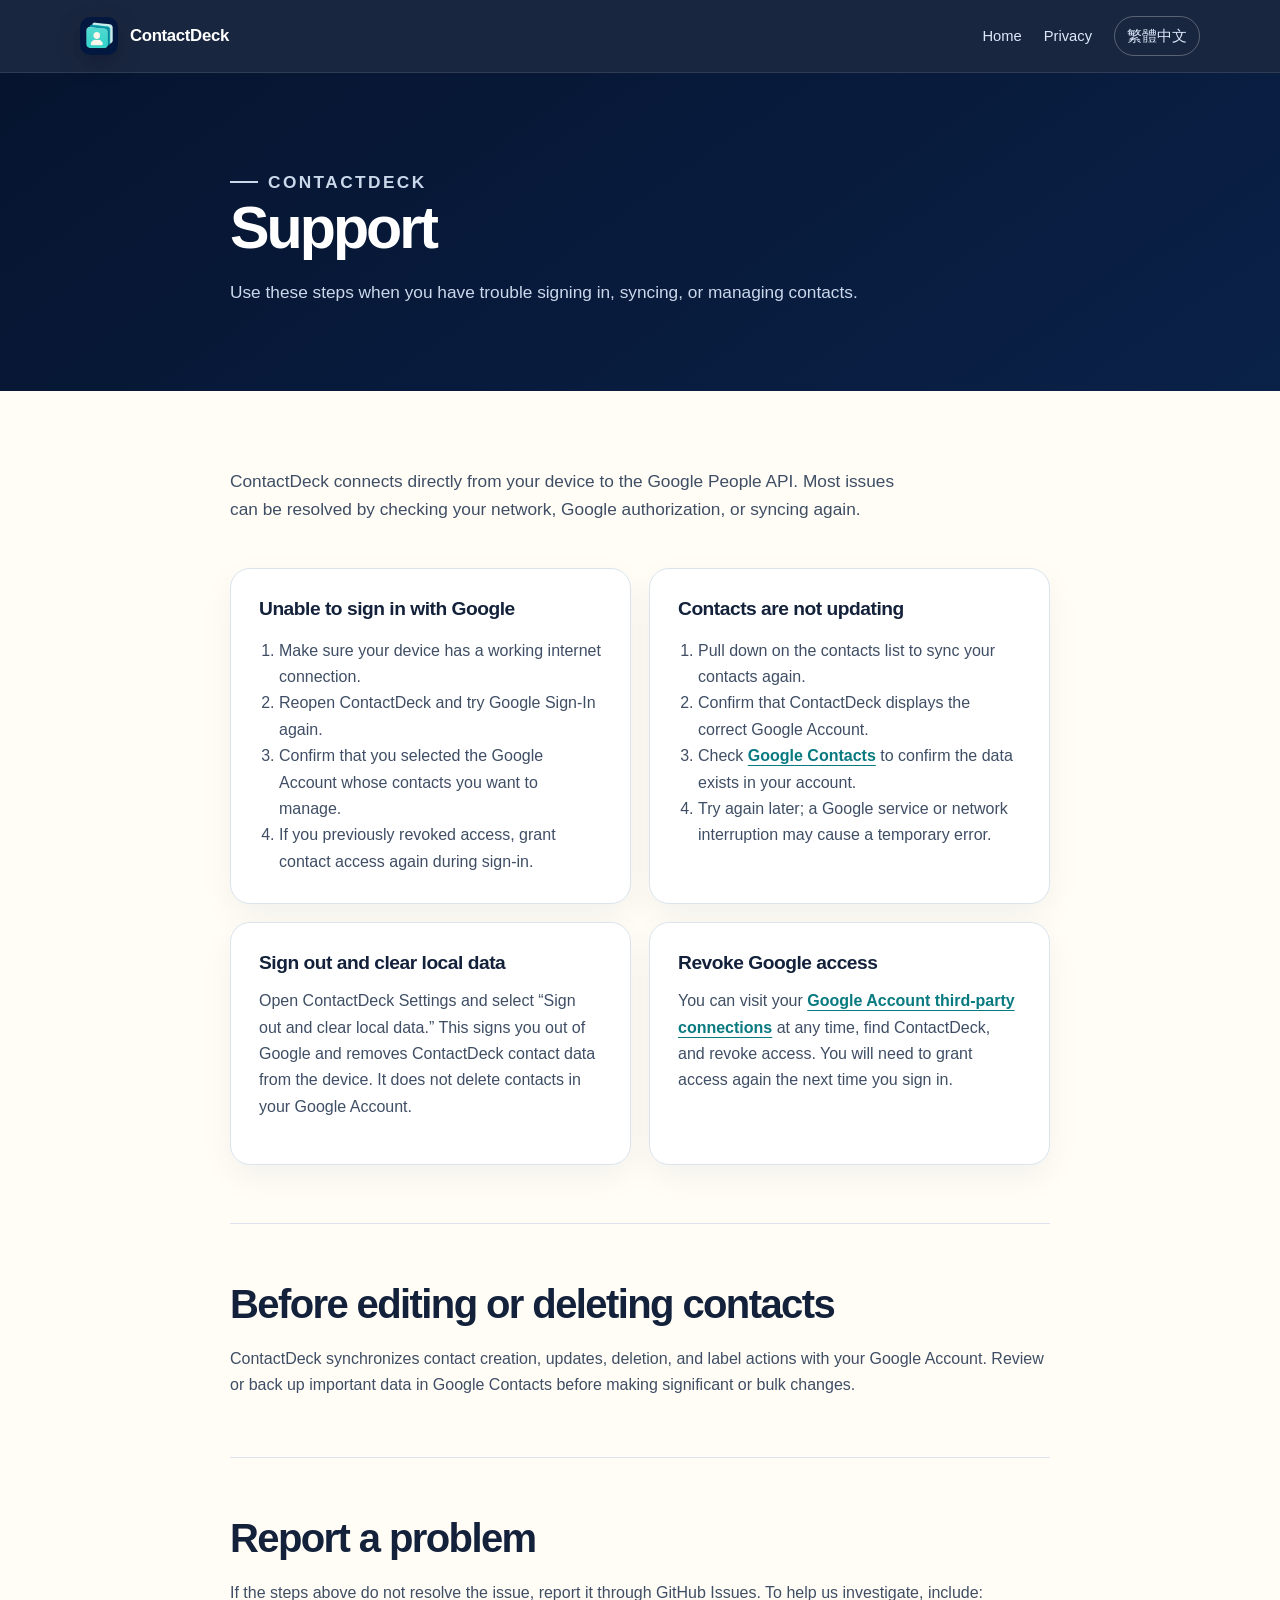
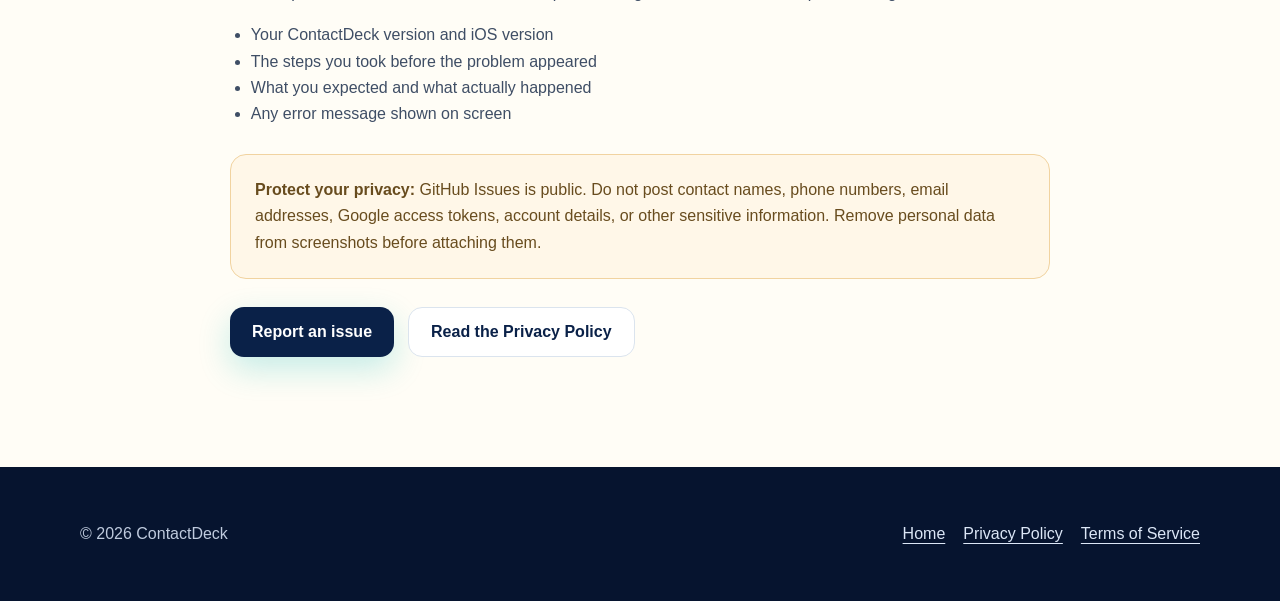
<file: docs/en/support.html>
<!doctype html>
<html lang="en">
<head>
  <meta charset="utf-8">
  <meta name="viewport" content="width=device-width, initial-scale=1">
  <meta name="description" content="ContactDeck Support: help with sign-in, syncing, account access, and reporting issues.">
  <meta name="theme-color" content="#06142f">
  <title>Support — ContactDeck</title>
  <link rel="icon" href="../assets/app-icon.png">
  <link rel="stylesheet" href="../assets/styles.css">
</head>
<body>
  <header class="site-header">
    <nav class="nav" aria-label="Primary navigation">
      <a class="brand" href="./"><img src="../assets/app-icon.png" alt=""><span>ContactDeck</span></a>
      <div class="nav-links">
        <a href="./">Home</a>
        <a href="privacy.html">Privacy</a>
        <a href="../support.html" class="language-link" lang="zh-Hant">繁體中文</a>
      </div>
    </nav>
  </header>

  <main>
    <section class="privacy-hero">
      <div class="privacy-hero-inner">
        <p class="eyebrow">ContactDeck</p>
        <h1>Support</h1>
        <p>Use these steps when you have trouble signing in, syncing, or managing contacts.</p>
      </div>
    </section>

    <article class="legal">
      <p class="support-intro">ContactDeck connects directly from your device to the Google People API. Most issues can be resolved by checking your network, Google authorization, or syncing again.</p>

      <div class="support-grid">
        <section class="support-card">
          <h2>Unable to sign in with Google</h2>
          <ol>
            <li>Make sure your device has a working internet connection.</li>
            <li>Reopen ContactDeck and try Google Sign-In again.</li>
            <li>Confirm that you selected the Google Account whose contacts you want to manage.</li>
            <li>If you previously revoked access, grant contact access again during sign-in.</li>
          </ol>
        </section>

        <section class="support-card">
          <h2>Contacts are not updating</h2>
          <ol>
            <li>Pull down on the contacts list to sync your contacts again.</li>
            <li>Confirm that ContactDeck displays the correct Google Account.</li>
            <li>Check <a href="https://contacts.google.com/">Google Contacts</a> to confirm the data exists in your account.</li>
            <li>Try again later; a Google service or network interruption may cause a temporary error.</li>
          </ol>
        </section>

        <section class="support-card">
          <h2>Sign out and clear local data</h2>
          <p>Open ContactDeck Settings and select “Sign out and clear local data.” This signs you out of Google and removes ContactDeck contact data from the device. It does not delete contacts in your Google Account.</p>
        </section>

        <section class="support-card">
          <h2>Revoke Google access</h2>
          <p>You can visit your <a href="https://myaccount.google.com/connections">Google Account third-party connections</a> at any time, find ContactDeck, and revoke access. You will need to grant access again the next time you sign in.</p>
        </section>
      </div>

      <section class="support-section">
        <h2>Before editing or deleting contacts</h2>
        <p>ContactDeck synchronizes contact creation, updates, deletion, and label actions with your Google Account. Review or back up important data in Google Contacts before making significant or bulk changes.</p>
      </section>

      <section class="support-section">
        <h2>Report a problem</h2>
        <p>If the steps above do not resolve the issue, report it through GitHub Issues. To help us investigate, include:</p>
        <ul>
          <li>Your ContactDeck version and iOS version</li>
          <li>The steps you took before the problem appeared</li>
          <li>What you expected and what actually happened</li>
          <li>Any error message shown on screen</li>
        </ul>
        <div class="safety-notice"><strong>Protect your privacy:</strong> GitHub Issues is public. Do not post contact names, phone numbers, email addresses, Google access tokens, account details, or other sensitive information. Remove personal data from screenshots before attaching them.</div>
        <div class="support-actions">
          <a class="button button-primary" href="https://github.com/jesse-chan/gcontacts/issues/new/choose">Report an issue</a>
          <a class="button button-secondary" href="privacy.html">Read the Privacy Policy</a>
        </div>
      </section>
    </article>
  </main>

  <footer class="site-footer">
    <div class="footer-inner">
      <div>© 2026 ContactDeck</div>
      <div class="footer-links"><a href="./">Home</a><a href="privacy.html">Privacy Policy</a><a href="terms.html">Terms of Service</a></div>
    </div>
  </footer>
</body>
</html>
</file>
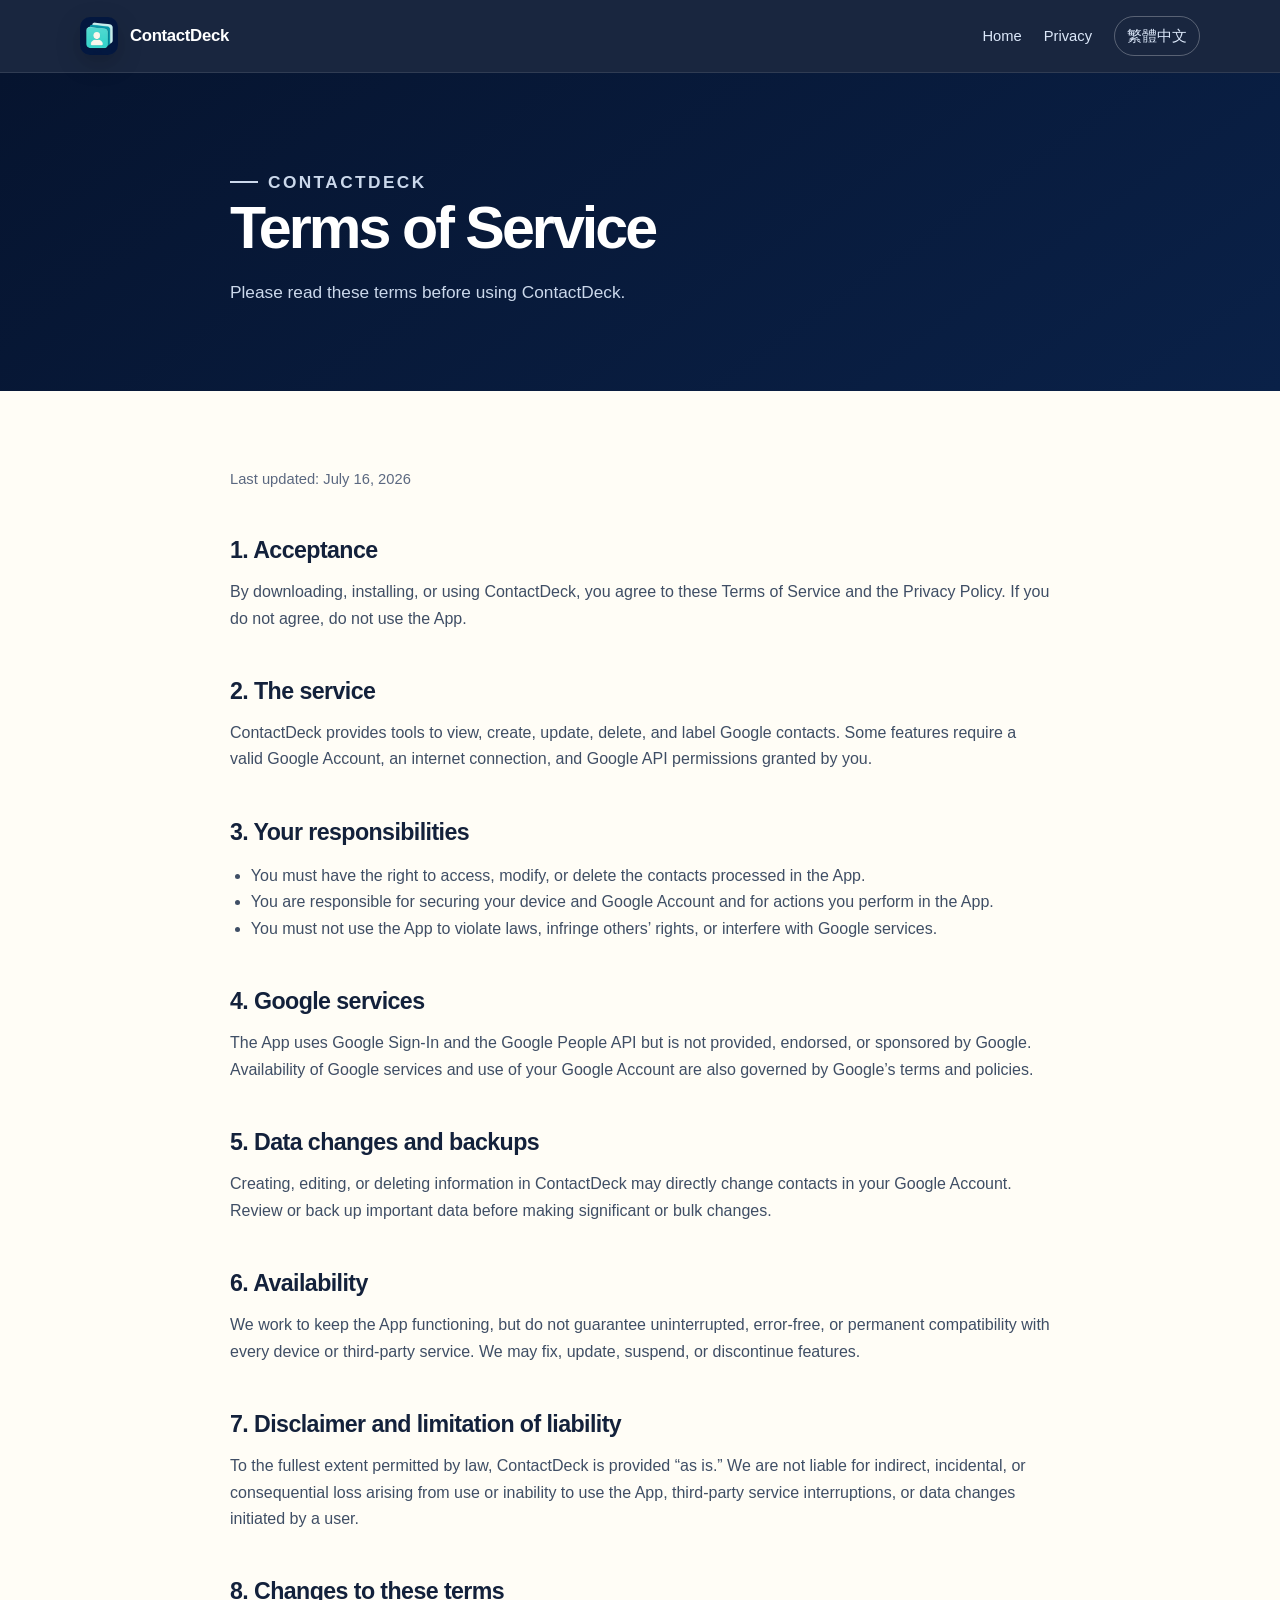
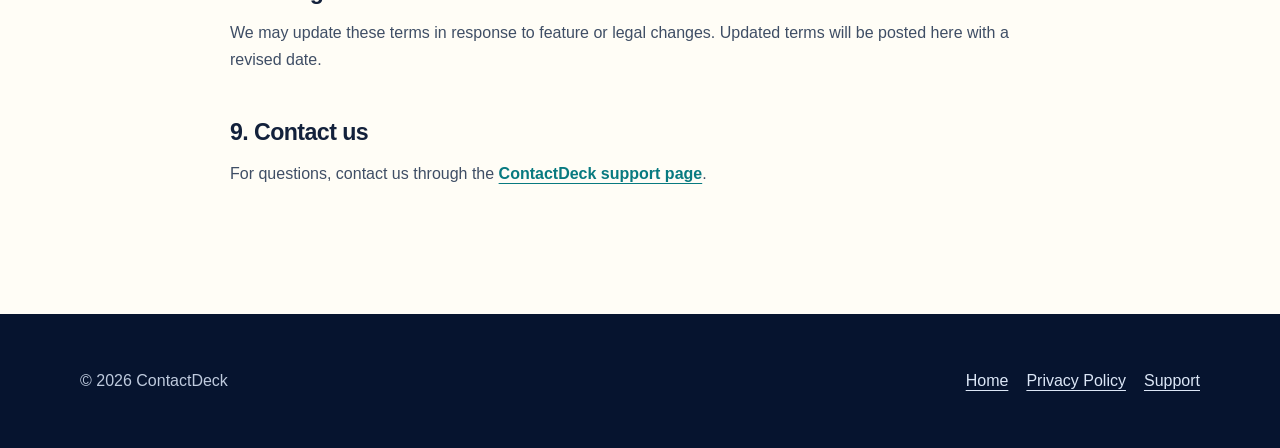
<file: docs/en/terms.html>
<!doctype html>
<html lang="en">
<head>
  <meta charset="utf-8">
  <meta name="viewport" content="width=device-width, initial-scale=1">
  <meta name="description" content="ContactDeck Terms of Service.">
  <meta name="theme-color" content="#06142f">
  <title>Terms of Service — ContactDeck</title>
  <link rel="icon" href="../assets/app-icon.png">
  <link rel="stylesheet" href="../assets/styles.css">
</head>
<body>
  <header class="site-header"><nav class="nav" aria-label="Primary navigation"><a class="brand" href="./"><img src="../assets/app-icon.png" alt=""><span>ContactDeck</span></a><div class="nav-links"><a href="./">Home</a><a href="privacy.html">Privacy</a><a href="../terms.html" class="language-link" lang="zh-Hant">繁體中文</a></div></nav></header>
  <main>
    <section class="privacy-hero"><div class="privacy-hero-inner"><p class="eyebrow">ContactDeck</p><h1>Terms of Service</h1><p>Please read these terms before using ContactDeck.</p></div></section>
    <article class="legal">
      <p class="updated">Last updated: July 16, 2026</p>
      <h2>1. Acceptance</h2><p>By downloading, installing, or using ContactDeck, you agree to these Terms of Service and the Privacy Policy. If you do not agree, do not use the App.</p>
      <h2>2. The service</h2><p>ContactDeck provides tools to view, create, update, delete, and label Google contacts. Some features require a valid Google Account, an internet connection, and Google API permissions granted by you.</p>
      <h2>3. Your responsibilities</h2><ul><li>You must have the right to access, modify, or delete the contacts processed in the App.</li><li>You are responsible for securing your device and Google Account and for actions you perform in the App.</li><li>You must not use the App to violate laws, infringe others’ rights, or interfere with Google services.</li></ul>
      <h2>4. Google services</h2><p>The App uses Google Sign-In and the Google People API but is not provided, endorsed, or sponsored by Google. Availability of Google services and use of your Google Account are also governed by Google’s terms and policies.</p>
      <h2>5. Data changes and backups</h2><p>Creating, editing, or deleting information in ContactDeck may directly change contacts in your Google Account. Review or back up important data before making significant or bulk changes.</p>
      <h2>6. Availability</h2><p>We work to keep the App functioning, but do not guarantee uninterrupted, error-free, or permanent compatibility with every device or third-party service. We may fix, update, suspend, or discontinue features.</p>
      <h2>7. Disclaimer and limitation of liability</h2><p>To the fullest extent permitted by law, ContactDeck is provided “as is.” We are not liable for indirect, incidental, or consequential loss arising from use or inability to use the App, third-party service interruptions, or data changes initiated by a user.</p>
      <h2>8. Changes to these terms</h2><p>We may update these terms in response to feature or legal changes. Updated terms will be posted here with a revised date.</p>
      <h2>9. Contact us</h2><p>For questions, contact us through the <a class="text-link" href="support.html">ContactDeck support page</a>.</p>
    </article>
  </main>
  <footer class="site-footer"><div class="footer-inner"><div>© 2026 ContactDeck</div><div class="footer-links"><a href="./">Home</a><a href="privacy.html">Privacy Policy</a><a href="support.html">Support</a></div></div></footer>
</body>
</html>
</file>
<file: docs/assets/styles.css>
:root {
  color-scheme: light;
  --navy-950: #06142f;
  --navy-900: #0a2148;
  --navy-800: #123261;
  --teal-600: #059ca6;
  --teal-500: #0db9b8;
  --teal-300: #6de0d6;
  --cream: #fffdf6;
  --paper: #ffffff;
  --ink: #13213b;
  --muted: #5b6880;
  --line: #dbe4ee;
  --shadow: 0 24px 80px rgba(6, 20, 47, 0.14);
  --radius: 24px;
  --max-width: 1120px;
}

* {
  box-sizing: border-box;
}

html {
  scroll-behavior: smooth;
}

body {
  margin: 0;
  background: var(--cream);
  color: var(--ink);
  font-family: -apple-system, BlinkMacSystemFont, "Segoe UI", "Noto Sans TC", sans-serif;
  line-height: 1.65;
  text-rendering: optimizeLegibility;
}

a {
  color: inherit;
}

a:focus-visible,
button:focus-visible {
  outline: 3px solid var(--teal-300);
  outline-offset: 4px;
}

.site-header {
  position: sticky;
  top: 0;
  z-index: 20;
  border-bottom: 1px solid rgba(255, 255, 255, 0.1);
  background: rgba(6, 20, 47, 0.92);
  color: white;
  backdrop-filter: blur(18px);
}

.nav {
  width: min(calc(100% - 40px), var(--max-width));
  min-height: 72px;
  margin: 0 auto;
  display: flex;
  align-items: center;
  justify-content: space-between;
  gap: 24px;
}

.brand {
  display: inline-flex;
  align-items: center;
  gap: 12px;
  color: white;
  font-size: 1.05rem;
  font-weight: 750;
  letter-spacing: -0.02em;
  text-decoration: none;
}

.brand img {
  width: 38px;
  height: 38px;
  border-radius: 10px;
  box-shadow: 0 8px 24px rgba(0, 0, 0, 0.22);
}

.nav-links {
  display: flex;
  align-items: center;
  gap: 22px;
  font-size: 0.92rem;
}

.nav-links a {
  color: #dce8fa;
  text-decoration: none;
}

.nav-links a:hover {
  color: white;
}

.language-link {
  padding: 7px 12px;
  border: 1px solid rgba(255, 255, 255, 0.28);
  border-radius: 999px;
}

.hero {
  position: relative;
  overflow: hidden;
  background:
    radial-gradient(circle at 80% 30%, rgba(13, 185, 184, 0.3), transparent 28%),
    linear-gradient(145deg, var(--navy-950), var(--navy-900) 62%, #0b3c5c);
  color: white;
}

.hero::before,
.hero::after {
  content: "";
  position: absolute;
  border-radius: 50%;
  pointer-events: none;
}

.hero::before {
  width: 420px;
  height: 420px;
  left: -220px;
  bottom: -250px;
  border: 1px solid rgba(109, 224, 214, 0.22);
  box-shadow: 0 0 0 56px rgba(109, 224, 214, 0.05), 0 0 0 112px rgba(109, 224, 214, 0.03);
}

.hero::after {
  width: 240px;
  height: 240px;
  top: 110px;
  right: -130px;
  background: rgba(109, 224, 214, 0.08);
}

.hero-inner {
  position: relative;
  width: min(calc(100% - 40px), var(--max-width));
  min-height: 650px;
  margin: 0 auto;
  padding: 86px 0 92px;
  display: grid;
  grid-template-columns: minmax(0, 1.08fr) minmax(340px, 0.92fr);
  align-items: center;
  gap: 72px;
}

.eyebrow {
  display: inline-flex;
  align-items: center;
  gap: 10px;
  margin: 0 0 18px;
  color: var(--teal-300);
  font-size: 0.85rem;
  font-weight: 760;
  letter-spacing: 0.14em;
  text-transform: uppercase;
}

.eyebrow::before {
  content: "";
  width: 28px;
  height: 2px;
  background: currentColor;
}

h1,
h2,
h3,
p {
  margin-top: 0;
}

h1 {
  max-width: 720px;
  margin-bottom: 24px;
  font-size: clamp(3rem, 7vw, 5.5rem);
  line-height: 0.98;
  letter-spacing: -0.065em;
}

.hero-copy {
  max-width: 650px;
  margin-bottom: 34px;
  color: #cfdbed;
  font-size: clamp(1.05rem, 1.8vw, 1.25rem);
}

.button-row {
  display: flex;
  flex-wrap: wrap;
  gap: 14px;
}

.button {
  display: inline-flex;
  min-height: 50px;
  align-items: center;
  justify-content: center;
  padding: 0 22px;
  border-radius: 14px;
  font-weight: 720;
  text-decoration: none;
  transition: transform 160ms ease, background 160ms ease;
}

.button:hover {
  transform: translateY(-2px);
}

.button-primary {
  background: var(--teal-300);
  color: var(--navy-950);
  box-shadow: 0 12px 32px rgba(13, 185, 184, 0.24);
}

.button-secondary {
  border: 1px solid rgba(255, 255, 255, 0.25);
  background: rgba(255, 255, 255, 0.07);
  color: white;
}

.product-card {
  position: relative;
  padding: 22px;
  border: 1px solid rgba(255, 255, 255, 0.16);
  border-radius: 34px;
  background: rgba(255, 255, 255, 0.1);
  box-shadow: 0 36px 90px rgba(0, 0, 0, 0.34);
  transform: rotate(2deg);
  backdrop-filter: blur(22px);
}

.app-icon {
  position: absolute;
  top: -46px;
  right: -34px;
  width: 116px;
  height: 116px;
  border: 4px solid rgba(255, 255, 255, 0.7);
  border-radius: 28px;
  box-shadow: 0 24px 48px rgba(0, 0, 0, 0.3);
}

.mock-app {
  padding: 26px;
  border-radius: 22px;
  background: #f7fbfd;
  color: var(--ink);
}

.mock-top {
  display: flex;
  align-items: center;
  justify-content: space-between;
  margin-bottom: 22px;
}

.mock-title {
  font-size: 1.25rem;
  font-weight: 800;
}

.mock-add {
  width: 34px;
  height: 34px;
  display: grid;
  place-items: center;
  border-radius: 50%;
  background: #d9f8f4;
  color: #087a80;
  font-size: 1.25rem;
  font-weight: 600;
}

.search-bar {
  height: 40px;
  margin-bottom: 18px;
  display: flex;
  align-items: center;
  padding: 0 14px;
  border-radius: 12px;
  background: #eaf0f5;
  color: #748198;
  font-size: 0.88rem;
}

.contact-row {
  display: grid;
  grid-template-columns: 42px 1fr auto;
  align-items: center;
  gap: 12px;
  padding: 13px 0;
  border-bottom: 1px solid #e3ebf1;
}

.contact-row:last-child {
  border-bottom: 0;
}

.avatar {
  width: 42px;
  height: 42px;
  display: grid;
  place-items: center;
  border-radius: 50%;
  background: var(--avatar, #caeee9);
  color: var(--navy-800);
  font-weight: 780;
}

.contact-name {
  font-weight: 720;
}

.contact-detail {
  color: #758199;
  font-size: 0.78rem;
}

.tag {
  padding: 3px 8px;
  border-radius: 999px;
  background: #e7f8f6;
  color: #08777b;
  font-size: 0.68rem;
  font-weight: 720;
}

.section {
  width: min(calc(100% - 40px), var(--max-width));
  margin: 0 auto;
  padding: 104px 0;
}

.section-heading {
  max-width: 680px;
  margin-bottom: 48px;
}

.section-heading h2,
.privacy-hero h1 {
  margin-bottom: 18px;
  font-size: clamp(2.2rem, 5vw, 3.7rem);
  line-height: 1.08;
  letter-spacing: -0.05em;
}

.section-heading p {
  color: var(--muted);
  font-size: 1.08rem;
}

.feature-grid {
  display: grid;
  grid-template-columns: repeat(3, 1fr);
  gap: 20px;
}

.feature-card {
  padding: 30px;
  border: 1px solid var(--line);
  border-radius: var(--radius);
  background: var(--paper);
  box-shadow: 0 14px 42px rgba(6, 20, 47, 0.06);
}

.feature-number {
  width: 44px;
  height: 44px;
  margin-bottom: 24px;
  display: grid;
  place-items: center;
  border-radius: 13px;
  background: #e0f8f5;
  color: #077a81;
  font-weight: 820;
}

.feature-card h3 {
  margin-bottom: 10px;
  font-size: 1.18rem;
}

.feature-card p {
  margin-bottom: 0;
  color: var(--muted);
}

.privacy-band {
  background: #ecf8f7;
}

.privacy-panel {
  display: grid;
  grid-template-columns: 0.8fr 1.2fr;
  gap: 70px;
  align-items: center;
}

.privacy-mark {
  position: relative;
  width: min(320px, 100%);
  aspect-ratio: 1;
  margin: 0 auto;
  display: grid;
  place-items: center;
  border: 1px solid rgba(5, 156, 166, 0.2);
  border-radius: 50%;
  background: rgba(255, 255, 255, 0.56);
  box-shadow: 0 0 0 34px rgba(255, 255, 255, 0.38), 0 0 0 68px rgba(255, 255, 255, 0.2);
}

.privacy-mark span {
  width: 116px;
  height: 116px;
  display: grid;
  place-items: center;
  border: 3px solid var(--teal-600);
  border-radius: 50% 50% 44% 44%;
  color: var(--teal-600);
  font-size: 2.7rem;
  font-weight: 850;
}

.privacy-copy h2 {
  margin-bottom: 18px;
  font-size: clamp(2rem, 4vw, 3.1rem);
  line-height: 1.12;
  letter-spacing: -0.04em;
}

.privacy-copy p {
  color: var(--muted);
  font-size: 1.06rem;
}

.privacy-list {
  margin: 24px 0 30px;
  padding: 0;
  display: grid;
  gap: 12px;
  list-style: none;
}

.privacy-list li {
  display: flex;
  gap: 12px;
}

.privacy-list li::before {
  content: "✓";
  color: var(--teal-600);
  font-weight: 850;
}

.text-link {
  color: #087a80;
  font-weight: 760;
  text-underline-offset: 4px;
}

.site-footer {
  background: var(--navy-950);
  color: #bfcbde;
}

.footer-inner {
  width: min(calc(100% - 40px), var(--max-width));
  margin: 0 auto;
  padding: 54px 0;
  display: flex;
  align-items: center;
  justify-content: space-between;
  gap: 30px;
}

.footer-links {
  display: flex;
  flex-wrap: wrap;
  gap: 18px;
}

.footer-links a {
  color: #dce7f7;
  text-underline-offset: 4px;
}

.privacy-hero {
  background: linear-gradient(145deg, var(--navy-950), var(--navy-900));
  color: white;
}

.privacy-hero-inner {
  width: min(calc(100% - 40px), 820px);
  margin: 0 auto;
  padding: 92px 0 84px;
}

.privacy-hero p {
  max-width: 680px;
  margin-bottom: 0;
  color: #cbd8eb;
  font-size: 1.08rem;
}

.legal {
  width: min(calc(100% - 40px), 820px);
  margin: 0 auto;
  padding: 76px 0 110px;
}

.legal .updated {
  margin-bottom: 44px;
  color: var(--muted);
  font-size: 0.92rem;
}

.legal h2 {
  margin: 44px 0 14px;
  font-size: 1.45rem;
  line-height: 1.3;
  letter-spacing: -0.025em;
}

.legal p,
.legal li {
  color: #3f4e65;
}

.legal ul {
  padding-left: 1.3rem;
}

.notice {
  margin: 30px 0;
  padding: 22px 24px;
  border-left: 4px solid var(--teal-500);
  border-radius: 4px 16px 16px 4px;
  background: #eaf8f6;
}

.support-intro {
  max-width: 680px;
  margin-bottom: 44px;
  color: var(--muted);
  font-size: 1.08rem;
}

.support-grid {
  display: grid;
  grid-template-columns: repeat(2, minmax(0, 1fr));
  gap: 18px;
  margin: 0 0 56px;
}

.support-card {
  padding: 28px;
  border: 1px solid var(--line);
  border-radius: 20px;
  background: var(--paper);
  box-shadow: 0 12px 34px rgba(6, 20, 47, 0.05);
}

.support-card h2 {
  margin: 0 0 12px;
  font-size: 1.2rem;
}

.support-card p,
.support-card li {
  color: #3f4e65;
}

.support-card ul,
.support-card ol {
  margin-bottom: 0;
  padding-left: 1.25rem;
}

.support-card a {
  color: #087a80;
  font-weight: 720;
  text-underline-offset: 4px;
}

.support-section {
  margin-top: 58px;
  padding-top: 54px;
  border-top: 1px solid var(--line);
}

.support-section h2 {
  margin: 0 0 16px;
  font-size: clamp(1.75rem, 4vw, 2.5rem);
  letter-spacing: -0.04em;
}

.support-section p,
.support-section li {
  color: #3f4e65;
}

.support-actions {
  display: flex;
  flex-wrap: wrap;
  gap: 14px;
  margin-top: 28px;
}

.support-actions .button-primary {
  background: var(--navy-900);
  color: white;
}

.support-actions .button-secondary {
  border-color: var(--line);
  background: white;
  color: var(--navy-900);
}

.safety-notice {
  margin-top: 26px;
  padding: 22px 24px;
  border: 1px solid #f1d3a0;
  border-radius: 16px;
  background: #fff7e8;
  color: #684c1e;
}

@media (max-width: 860px) {
  .hero-inner {
    grid-template-columns: 1fr;
    padding-top: 72px;
  }

  .product-card {
    width: min(520px, 100%);
    margin: 14px auto 0;
    transform: none;
  }

  .feature-grid {
    grid-template-columns: 1fr;
  }

  .privacy-panel {
    grid-template-columns: 1fr;
  }

  .support-grid {
    grid-template-columns: 1fr;
  }

  .privacy-mark {
    width: 230px;
  }
}

@media (max-width: 620px) {
  .nav {
    min-height: 64px;
  }

  .nav-links a:not(.language-link) {
    display: none;
  }

  .hero-inner {
    min-height: auto;
    padding: 68px 0 74px;
    gap: 64px;
  }

  h1 {
    font-size: clamp(2.75rem, 15vw, 4.2rem);
  }

  .app-icon {
    right: 10px;
    width: 92px;
    height: 92px;
    border-radius: 24px;
  }

  .mock-app {
    padding: 20px;
  }

  .section {
    padding: 78px 0;
  }

  .footer-inner {
    align-items: flex-start;
    flex-direction: column;
  }
}

@media (prefers-reduced-motion: reduce) {
  html {
    scroll-behavior: auto;
  }

  .button {
    transition: none;
  }
}
</file>
